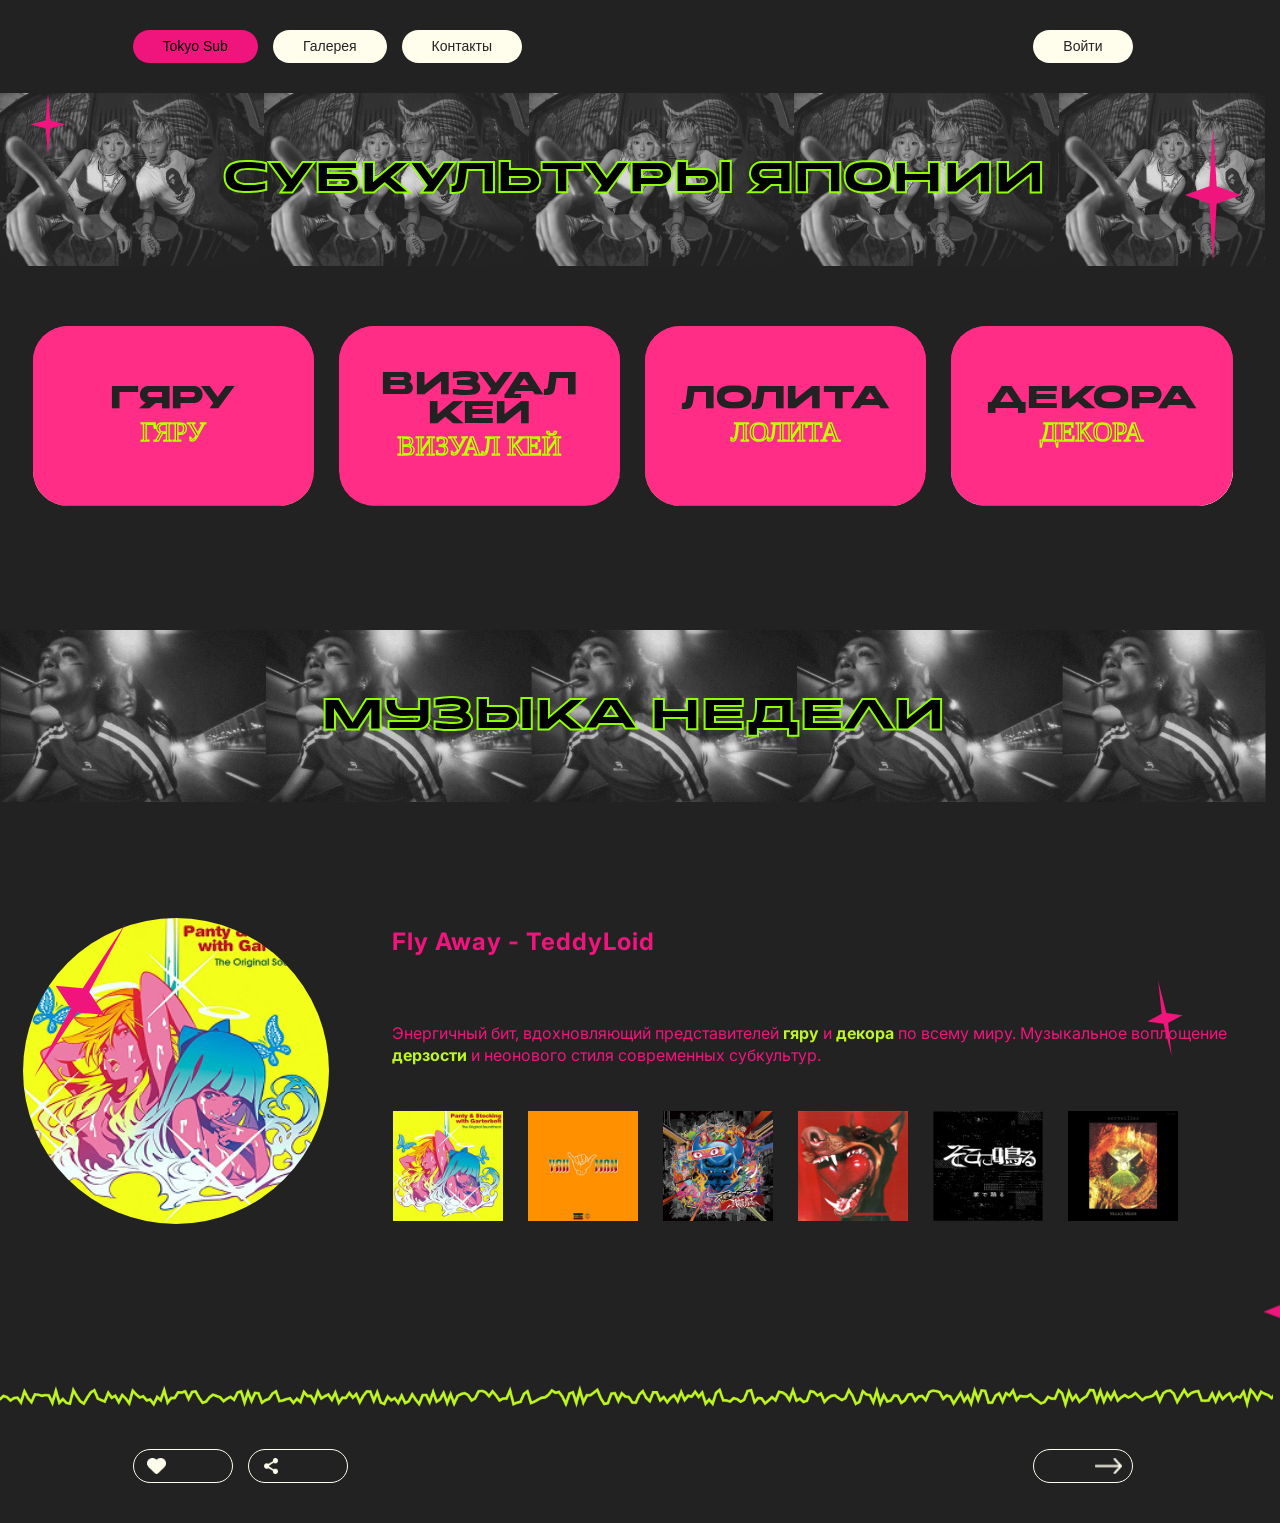
<file: index.html>
<!DOCTYPE html>
<html lang="ru">
<head>
    <link rel="stylesheet" href="style.css">
    <link rel="stylesheet" href="styles.css">
    <link rel="stylesheet" href="cards.css">
    <link rel="stylesheet" href="animation.css">
    <meta charset="UTF-8">
    <meta name="viewport" content="width=device-width, initial-scale=1.0">
    <title>Субкультура японии</title>
    <link rel="preconnect" href="https://fonts.googleapis.com">
    <link rel="preconnect" href="https://fonts.gstatic.com" crossorigin>
    <link href="https://fonts.googleapis.com/css2?family=Inter:ital,opsz,wght@0,14..32,100..900;1,14..32,100..900&family=Lora:ital,wght@0,400..700;1,400..700&family=Playfair+Display:ital,wght@0,400..900;1,400..900&family=Raleway:ital,wght@0,100..900;1,100..900&display=swap" rel="stylesheet">
</head>
<body>

    <div class="star-container">
        <div class="Shapes.svg"></div>
        <div class="Shapes-1.svg"></div>
        <div class="Shapes-2.svg"></div>
        <div class="Shapes-3.svg"></div>
        <div class="Shapes-4.svg"></div>
        <div class="Shapes-5.svg"></div>
        <div class="Shapes-6.svg"></div>
        <div class="Shapes-7.svg"></div>
        <div class="Shapes-8.svg"></div>
        <div class="Shapes-9.svg"></div>
    
<header>
<div class="nav-links">
    <a href="index.html" class="nav-btn active">Tokyo Sub</a> 
    <a href="galereyamenu.html" class="nav-btn">Галерея</a>
    <a href="contacts.html" class="nav-btn">Контакты</a>
</div>
        <a href="#" class="nav-btn login">Войти</a>
</header>  

<div class="container">
  <img src="img/main-page.png" class="main-img">
  <div class="center-text">СУБКУЛЬТУРЫ ЯПОНИИ</div>
</div>

<div class="cards-wrapper">

<a href="index2.html" class="card">
    <div class="card-top">
        <span class="text-top">ГЯРУ</span>
        <span class="text-bottom">ГЯРУ</span>
    </div>

    <div class="card-image">
        <img src="image 80.png" alt="">
    </div>

    <div class="card-bottom">
        Протест стандартам красоты
    </div>
</a>


<a href="visualkey2.html" class="card">
    <div class="card-top">
        <span class="text-top">ВИЗУАЛ КЕЙ</span>
        <span class="text-bottom">ВИЗУАЛ КЕЙ</span>
    </div>

    <div class="card-image">
        <img src="image 75.png" alt="">
    </div>

    <div class="card-bottom">
        Андрогинный стиль и рок-эстетика
    </div>
</a>


<a href="lolita2.html" class="card">
    <div class="card-top">
        <span class="text-top">ЛОЛИТА</span>
        <span class="text-bottom">ЛОЛИТА</span>
    </div>

    <div class="card-image">
        <img src="image 81.png" alt="">
    </div>

    <div class="card-bottom">
        Викторианская и кукольная эстетика 
    </div>
</a>


<a href="decora2.html" class="card">
    <div class="card-top">
        <span class="text-top">ДЕКОРА</span>
        <span class="text-bottom">ДЕКОРА</span>
    </div>

    <div class="card-image">
        <img src="1111.jpg" alt="">
    </div>

    <div class="card-bottom">
        Максимум аксессуаров и цвета
    </div>
</a>

</div>

<div class="content-section">
  <div class="transition-photo">
    <img src="image 95.jpg" alt="Atmospheric subculture photo" class="wide-photo">
    <div class="photo-text">Музыка недели</div>
  </div>
</div>

    <div class="album-widget-container">
        <div class="frame-216">
            <div class="main-display">
                <img src="Rectangle 55.jpg" id="targetImg">
            </div>
            <div class="info-side">
                <div class="neon-plate">
                <p class="title-anim" id="targetTitle">Fly Away - TeddyLoid</p>
                </div>
                <div class="neon-plate">
                    <p class="desc-anim" id="targetDesc">
                        Энергичный бит, вдохновляющий представителей <b>гяру</b> и <b>декора</b> по всему миру. Музыкальное воплощение <b>дерзости</b> и неонового стиля современных субкультур.
                    </p>
                    
                </div>
                <div class="variants-list">
                <img src="Rectangle 55.jpg" class="variant-item active" onclick="smartSwitch(0, this)">
                <img src="Rectangle 294.jpg" class="variant-item" onclick="smartSwitch(1, this)">
                <img src="Rectangle 298.jpg" class="variant-item" onclick="smartSwitch(2, this)">
                <img src="Rectangle 297.jpg" class="variant-item" onclick="smartSwitch(3, this)">
                <img src="Rectangle 296.jpg" class="variant-item" onclick="smartSwitch(4, this)">
                <img src="Rectangle 295.jpg" class="variant-item" onclick="smartSwitch(5, this)">
                </div>
            </div>
        </div>
    </div>
</div>
<script src="script.js"></script>


<div class="stars-layers">

    <img src="pinkstar_Index/pinkstar1.svg" class="st s1" alt="star">
    <img src="pinkstar_Index/pinkstar2.svg" class="st s2" alt="star">
    <img src="pinkstar_Index/pinkstar3.svg" class="st s3" alt="star">
    <img src="pinkstar_Index/pinkstar4.svg" class="st s4" alt="star">
    <img src="pinkstar_Index/pinkstar5.svg" class="st s5" alt="star">
    <img src="pinkstar_Index/pinkstar6.svg" class="st s6" alt="star">
    <img src="pinkstar_Index/pinkstar7.svg" class="st s7" alt="star">
    <img src="pinkstar_Index/pinkstar8.svg" class="st s8" alt="star">
    <img src="pinkstar_Index/pinkstar9.svg" class="st s9" alt="star">
    <img src="pinkstar_Index/pinkstar10.svg" class="st s10" alt="star">
</div>
</body>

  
   
   <footer class="main-footer">
    <img src="images/line-green.png" class="footer-wave" alt="line">
    <div class="footer-row">
        <div class="footer-group">
            <button class="footer-circle-btn heart-btn align-left">
                <span class="icon-wrap">
                    <img src="images/heart.png" alt="heart" class="icon-base">
                    <img src="images/heart-pink.png" alt="heart" class="icon-active">
                </span>
            </button>
            
            <button class="footer-circle-btn share-btn align-left">
                <span class="icon-wrap">
                    <img src="images/share.png" alt="share" class="icon-base">
        
                    <div class="mini-icons-box">
                        <img src="images/icon1.png" alt="tg" class="mini-icon">
                        <img src="images/icon2.png" alt="email" class="mini-icon"> 
                    </div>
                </span>
            </button>
        </div>
        

            
            <a href="index2.html" class="footer-circle-btn arrow-btn align-right">
                <span class="icon-wrap">
                    <img src="images/arrow-right.png" alt="next" class="icon-base">
                    <img src="images/arrow-right-green.png" alt="next" class="icon-active">
                </span>
            </a>
        </div>
    </div>
</footer>
<script>
    const toggleButtons = document.querySelectorAll('.heart-btn, .share-btn');

    toggleButtons.forEach(btn => {
        btn.addEventListener('click', function() {
            this.classList.toggle('active');
        });
    });
</script>
   </html>
</file>
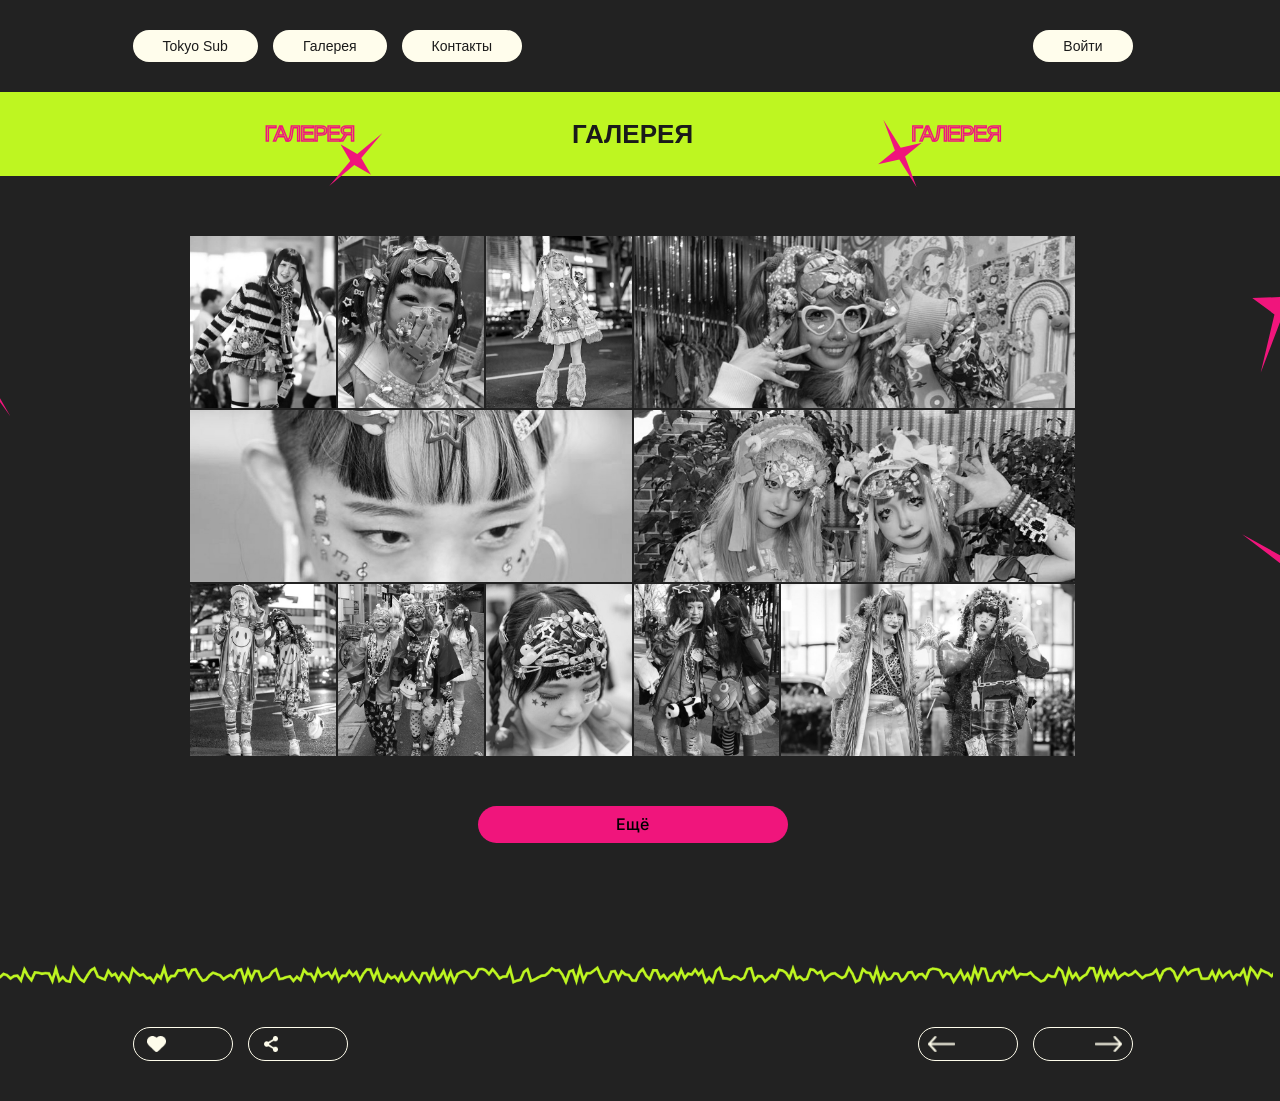
<file: decora.html>
<!DOCTYPE html>
<html lang="en">
<head>
    <link rel="stylesheet" href="decora.css">
    <meta charset="UTF-8">
    <meta name="viewport" content="width=device-width, initial-scale=1.0">
    <link rel="preconnect" href="https://fonts.googleapis.com">
    <link rel="preconnect" href="https://fonts.gstatic.com" crossorigin>
    <link href="https://fonts.googleapis.com/css2?family=Inter:ital,opsz,wght@0,14..32,100..900;1,14..32,100..900&family=Lora:ital,wght@0,400..700;1,400..700&family=Playfair+Display:ital,wght@0,400..900;1,400..900&family=Raleway:ital,wght@0,100..900;1,100..900&display=swap" rel="stylesheet">
    <title>Document</title>
</head>
<body>

<header>
        <div class="nav-links">
            <a href="index.html" class="nav-btn">Tokyo Sub</a>
            <a href="galereyamenu.html" class="nav-btn">Галерея</a>
            <a href="contacts.html" class="nav-btn">Контакты</a>
        </div>
        <a href="#" class="nav-btn login">Войти</a>
    </header> 
<div class="header-banner">
    <div class="banner-content">
        <span class="small-text">ГАЛЕРЕЯ</span>
        <h1 class="main-title">ГАЛЕРЕЯ</h1>
        <span class="small-text">ГАЛЕРЕЯ</span>
    </div>
</div>
    <main>

  <div class="gallery-container">
        <div class="gallery-item item-1">
            <img src="photo_gyaru/D_1.jpg" alt="Фото 1">
        </div>
        
        <div class="gallery-item item-2">
            <img src="photo_gyaru/D_2.jpg" alt="Фото 2">
        </div>

        <div class="gallery-item item-3">
            <img src="photo_gyaru/D_3.jpg" alt="Фото 3">
        </div>

        <div class="gallery-item item-4">
            <img src="photo_gyaru/D_4.jpg" alt="Фото 4">
        </div>
        
        <div class="gallery-item item-5">
            <img src="photo_gyaru/D_5.jpg" alt="Фото 5">
        </div>

        <div class="gallery-item item-6">
            <img src="photo_gyaru/D_6.jpg" alt="Фото 6">
        </div>

        <div class="gallery-item item-7">
            <img src="photo_gyaru/D_7.jpg" alt="Фото 7">
        </div>

        <div class="gallery-item item-8">
            <img src="photo_gyaru/D_8.jpg" alt="Фото 8">
        </div>

        <div class="gallery-item item-9">
            <img src="photo_gyaru/D_9.jpg" alt="Фото 9">
        </div>
        
        <div class="gallery-item item-10">
            <img src="photo_gyaru/D_10.jpg" alt="Фото 10">
        </div>

        <div class="gallery-item item-11">
            <img src="photo_gyaru/D_11.jpg" alt="Фото 11">
        </div>


        </div>
        </div> 

<div class="more-btn-wrapper">
    <a href="youtube.html" class="more-btn">Ещё</a>
</div>
    </main>

<div class="stars-layer">
    <img src="star/starsubgyaru1.svg" class="st s1" alt="star">
    <img src="star/starsubgyaru2.svg" class="st s2" alt="star">
    <img src="star/starsubgyaru3.svg" class="st s3" alt="star">
    <img src="star/starsubgyaru4.svg" class="st s4" alt="star">
    <img src="star/starsubgyaru5.svg" class="st s5" alt="star">
    <img src="star/starsubgyaru6.svg" class="st s6" alt="star">
    <img src="star/starsubgyaru7.svg" class="st s7" alt="star">
    <img src="star/starsubgyaru8.svg" class="st s8" alt="star">

</div>

    </div>
</body>
<footer class="main-footer">
    <img src="images/line-green.png" class="footer-wave" alt="line">
    <div class="footer-row">
        <div class="footer-group">
            <button class="footer-circle-btn heart-btn align-left">
                <span class="icon-wrap">
                    <img src="images/heart.png" alt="heart" class="icon-base">
                    <img src="images/heart-pink.png" alt="heart" class="icon-active">
                </span>
            </button>
            
            <button class="footer-circle-btn share-btn align-left">
                <span class="icon-wrap">
                    <img src="images/share.png" alt="share" class="icon-base">
        
                    <div class="mini-icons-box">
                        <img src="images/icon1.png" alt="tg" class="mini-icon">
                        <img src="images/icon2.png" alt="email" class="mini-icon"> 
                    </div>
                </span>
            </button>
        </div>
        
        <div class="footer-group">
            <a href="lolita.html" class="footer-circle-btn arrow-btn align-left">
                <span class="icon-wrap">
                    <img src="images/arrow-left.png" alt="prev" class="icon-base">
                    <img src="images/arrow-left-green.png" alt="prev" class="icon-active">
                </span>
            </button>
            
            <a href="contacts.html" class="footer-circle-btn arrow-btn align-right">
                <span class="icon-wrap">
                    <img src="images/arrow-right.png" alt="next" class="icon-base">
                    <img src="images/arrow-right-green.png" alt="next" class="icon-active">
                </span>
            </a>
        </div>
    </div>
</footer>
<script>
    const toggleButtons = document.querySelectorAll('.heart-btn, .share-btn');

    toggleButtons.forEach(btn => {
        btn.addEventListener('click', function() {
            this.classList.toggle('active');
        });
    });
</script>
</body>


</html>
</file>
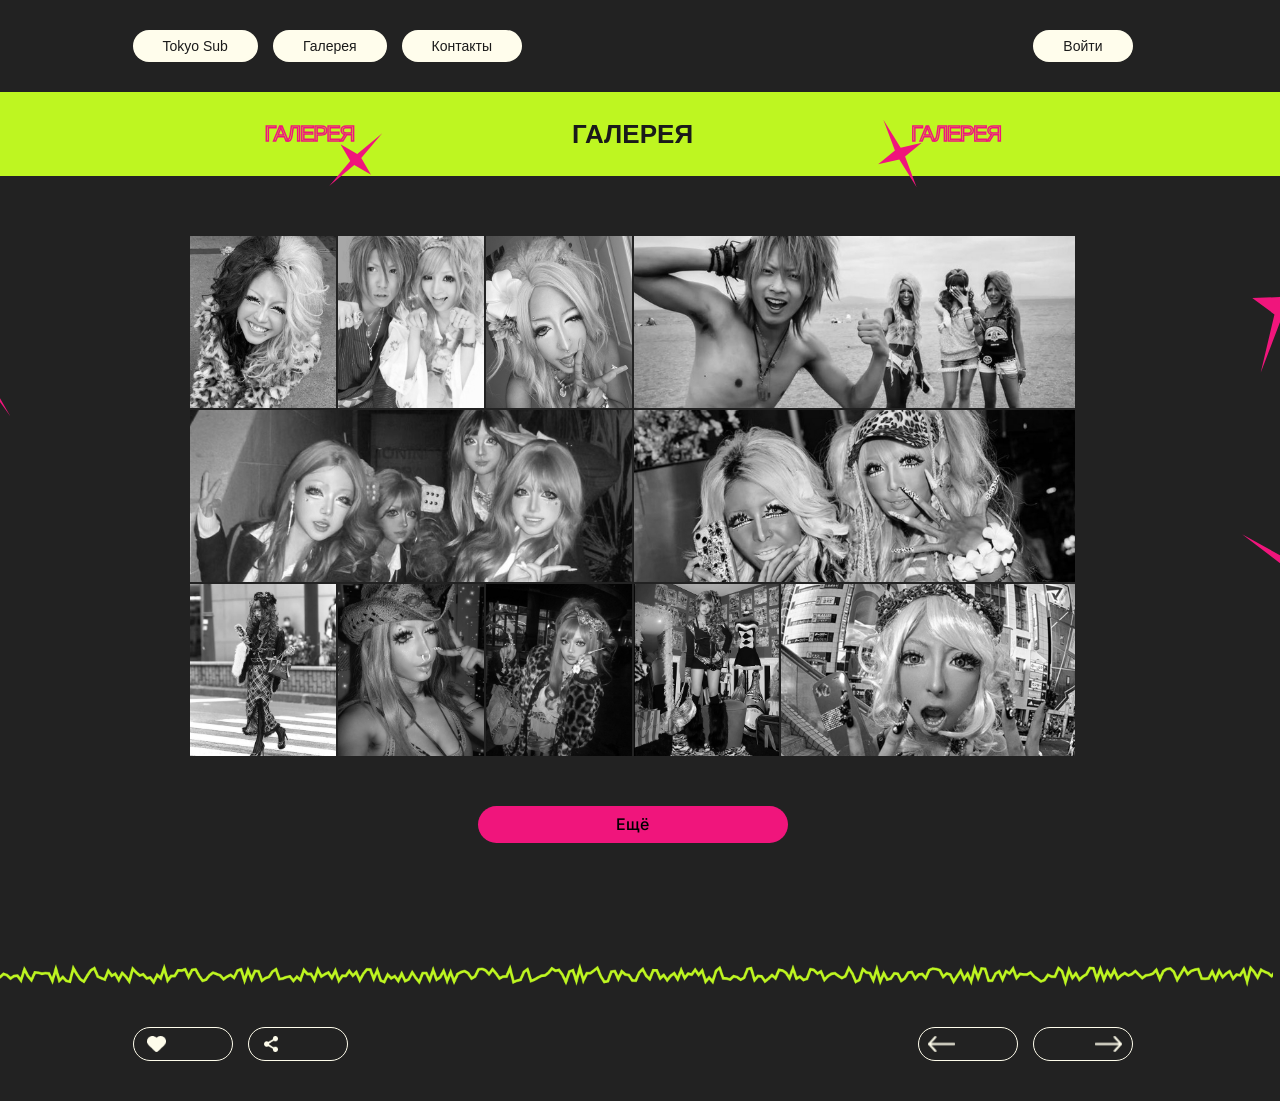
<file: gyaru.html>
<!DOCTYPE html>
<html lang="en">
<head>
    <link rel="stylesheet" href="photo_gyaru.css">
    <meta charset="UTF-8">
    <meta name="viewport" content="width=device-width, initial-scale=1.0">
    <link rel="preconnect" href="https://fonts.googleapis.com">
    <link rel="preconnect" href="https://fonts.gstatic.com" crossorigin>
    <link href="https://fonts.googleapis.com/css2?family=Inter:ital,opsz,wght@0,14..32,100..900;1,14..32,100..900&family=Lora:ital,wght@0,400..700;1,400..700&family=Playfair+Display:ital,wght@0,400..900;1,400..900&family=Raleway:ital,wght@0,100..900;1,100..900&display=swap" rel="stylesheet">
    <title>Document</title>
</head>
<body>

<header>
        <div class="nav-links">
            <a href="index.html" class="nav-btn">Tokyo Sub</a>
            <a href="galereyamenu.html" class="nav-btn">Галерея</a>
            <a href="contacts.html" class="nav-btn">Контакты</a>
        </div>
        <a href="#" class="nav-btn login">Войти</a>
    </header> 
<div class="header-banner">
    <div class="banner-content">
        <span class="small-text">ГАЛЕРЕЯ</span>
        <h1 class="main-title">ГАЛЕРЕЯ</h1>
        <span class="small-text">ГАЛЕРЕЯ</span>
    </div>
</div>
    <main>

  <div class="gallery-container">
        <div class="gallery-item item-1">
            <img src="photo_gyaru/1.jpg" alt="Фото 1">
        </div>
        
        <div class="gallery-item item-2">
            <img src="photo_gyaru/2.jpg" alt="Фото 2">
        </div>

        <div class="gallery-item item-3">
            <img src="photo_gyaru/3.jpg" alt="Фото 3">
        </div>

        <div class="gallery-item item-4">
            <img src="photo_gyaru/4.jpg" alt="Фото 4">
        </div>
        
        <div class="gallery-item item-5">
            <img src="photo_gyaru/5.jpg" alt="Фото 5">
        </div>

        <div class="gallery-item item-6">
            <img src="photo_gyaru/6.jpg" alt="Фото 6">
        </div>

        <div class="gallery-item item-7">
            <img src="photo_gyaru/7.jpg" alt="Фото 7">
        </div>

        <div class="gallery-item item-8">
            <img src="photo_gyaru/8.jpg" alt="Фото 8">
        </div>

        <div class="gallery-item item-9">
            <img src="photo_gyaru/9.jpg" alt="Фото 9">
        </div>
        
        <div class="gallery-item item-10">
            <img src="photo_gyaru/10.jpg" alt="Фото 10">
        </div>

        <div class="gallery-item item-11">
            <img src="photo_gyaru/11.jpg" alt="Фото 11">
        </div>
        </div>
        </div> 
<div class="more-btn-wrapper">
    <a href="youtube.html" class="more-btn">Ещё</a>
</div>
</a>
</div>
    </main>
<div class="stars-layer">
    <img src="star/starsubgyaru1.svg" class="st s1" alt="star">
    <img src="star/starsubgyaru2.svg" class="st s2" alt="star">
    <img src="star/starsubgyaru3.svg" class="st s3" alt="star">
    <img src="star/starsubgyaru4.svg" class="st s4" alt="star">
    <img src="star/starsubgyaru5.svg" class="st s5" alt="star">
    <img src="star/starsubgyaru6.svg" class="st s6" alt="star">
    <img src="star/starsubgyaru7.svg" class="st s7" alt="star">
    <img src="star/starsubgyaru8.svg" class="st s8" alt="star">

</div>

    </div>
</body>
<footer class="main-footer">
    <img src="images/line-green.png" class="footer-wave" alt="line">
    <div class="footer-row">
        <div class="footer-group">
            <button class="footer-circle-btn heart-btn align-left">
                <span class="icon-wrap">
                    <img src="images/heart.png" alt="heart" class="icon-base">
                    <img src="images/heart-pink.png" alt="heart" class="icon-active">
                </span>
            </button>
            
            <button class="footer-circle-btn share-btn align-left">
                <span class="icon-wrap">
                    <img src="images/share.png" alt="share" class="icon-base">
        
                    <div class="mini-icons-box">
                        <img src="images/icon1.png" alt="tg" class="mini-icon">
                        <img src="images/icon2.png" alt="email" class="mini-icon"> 
                    </div>
                </span>
            </button>
        </div>
        
        <div class="footer-group">
            <a href="galereyamenu.html" class="footer-circle-btn arrow-btn align-left">
                <span class="icon-wrap">
                    <img src="images/arrow-left.png" alt="prev" class="icon-base">
                    <img src="images/arrow-left-green.png" alt="prev" class="icon-active">
                </span>
            </button>
            
            <a href="visualkey.html" class="footer-circle-btn arrow-btn align-right">
                <span class="icon-wrap">
                    <img src="images/arrow-right.png" alt="next" class="icon-base">
                    <img src="images/arrow-right-green.png" alt="next" class="icon-active">
                </span>
            </a>
        </div>
    </div>
</footer>
<script>
    const toggleButtons = document.querySelectorAll('.heart-btn, .share-btn');

    toggleButtons.forEach(btn => {
        btn.addEventListener('click', function() {
            this.classList.toggle('active');
        });
    });
</script>
</body>


</html>
</file>
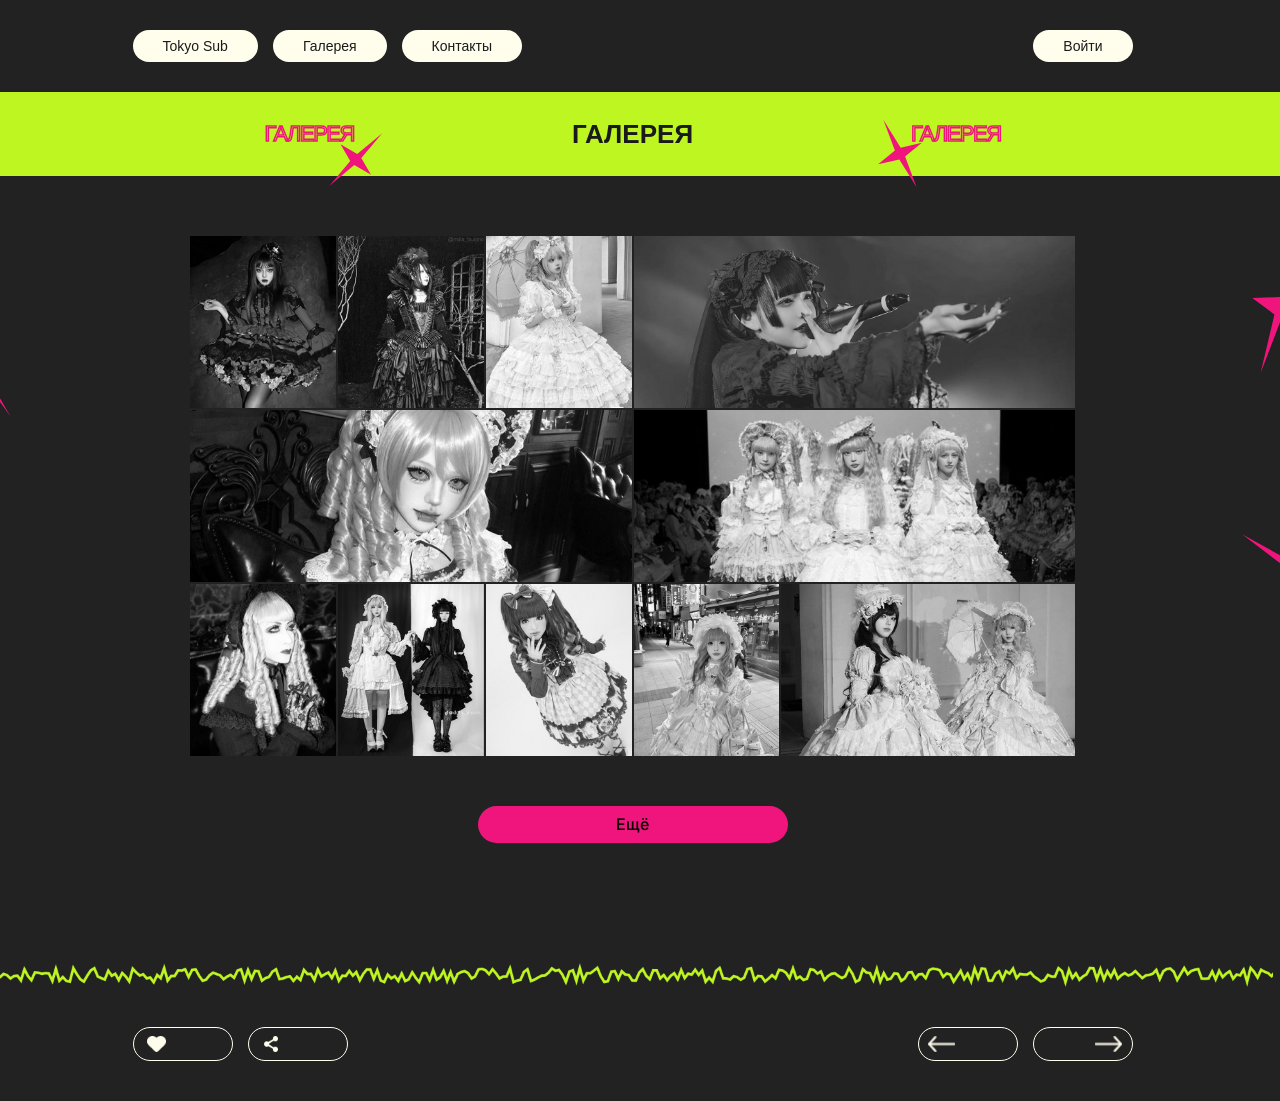
<file: lolita.html>
<!DOCTYPE html>
<html lang="en">
<head>
    <link rel="stylesheet" href="lolita.css">
    <meta charset="UTF-8">
    <meta name="viewport" content="width=device-width, initial-scale=1.0">
    <link rel="preconnect" href="https://fonts.googleapis.com">
    <link rel="preconnect" href="https://fonts.gstatic.com" crossorigin>
    <link href="https://fonts.googleapis.com/css2?family=Inter:ital,opsz,wght@0,14..32,100..900;1,14..32,100..900&family=Lora:ital,wght@0,400..700;1,400..700&family=Playfair+Display:ital,wght@0,400..900;1,400..900&family=Raleway:ital,wght@0,100..900;1,100..900&display=swap" rel="stylesheet">
    <title>Document</title>
</head>
<body>

<header>
        <div class="nav-links">
            <a href="index.html" class="nav-btn">Tokyo Sub</a>
            <a href="galereyamenu.html" class="nav-btn ">Галерея</a>
            <a href="contacts.html" class="nav-btn">Контакты</a>
        </div>
        <a href="#" class="nav-btn login">Войти</a>
    </header> 
<div class="header-banner">
    <div class="banner-content">
        <span class="small-text">ГАЛЕРЕЯ</span>
        <h1 class="main-title">ГАЛЕРЕЯ</h1>
        <span class="small-text">ГАЛЕРЕЯ</span>
    </div>
</div>
    <main>

  <div class="gallery-container">
        <div class="gallery-item item-1">
            <img src="photo_gyaru/lol_1.jpg" alt="Фото 1">
        </div>
        
        <div class="gallery-item item-2">
            <img src="photo_gyaru/lol_2.jpg" alt="Фото 2">
        </div>

        <div class="gallery-item item-3">
            <img src="photo_gyaru/lol_3.jpg" alt="Фото 3">
        </div>

        <div class="gallery-item item-4">
            <img src="photo_gyaru/lol_4.jpg" alt="Фото 4">
        </div>
        
        <div class="gallery-item item-5">
            <img src="photo_gyaru/lol_5.jpg" alt="Фото 5">
        </div>

        <div class="gallery-item item-6">
            <img src="photo_gyaru/lol_6.jpg" alt="Фото 6">
        </div>

        <div class="gallery-item item-7">
            <img src="photo_gyaru/lol_7.jpg" alt="Фото 7">
        </div>

        <div class="gallery-item item-8">
            <img src="photo_gyaru/lol_8.jpg" alt="Фото 8">
        </div>

        <div class="gallery-item item-9">
            <img src="photo_gyaru/lol_9.jpg" alt="Фото 9">
        </div>
        
        <div class="gallery-item item-10">
            <img src="photo_gyaru/lol_10.jpg" alt="Фото 10">
        </div>

        <div class="gallery-item item-11">
            <img src="photo_gyaru/lol_11.jpg" alt="Фото 11">
        </div>


        </div>
        </div> 

<div class="more-btn-wrapper">
    <a href="youtube.html" class="more-btn">Ещё</a>
</div>
    </main>

<div class="stars-layer">
    <img src="star/starsubgyaru1.svg" class="st s1" alt="star">
    <img src="star/starsubgyaru2.svg" class="st s2" alt="star">
    <img src="star/starsubgyaru3.svg" class="st s3" alt="star">
    <img src="star/starsubgyaru4.svg" class="st s4" alt="star">
    <img src="star/starsubgyaru5.svg" class="st s5" alt="star">
    <img src="star/starsubgyaru6.svg" class="st s6" alt="star">
    <img src="star/starsubgyaru7.svg" class="st s7" alt="star">
    <img src="star/starsubgyaru8.svg" class="st s8" alt="star">

</div>

    </div>
</body>
<footer class="main-footer">
    <img src="images/line-green.png" class="footer-wave" alt="line">
    <div class="footer-row">
        <div class="footer-group">
            <button class="footer-circle-btn heart-btn align-left">
                <span class="icon-wrap">
                    <img src="images/heart.png" alt="heart" class="icon-base">
                    <img src="images/heart-pink.png" alt="heart" class="icon-active">
                </span>
            </button>
            
            <button class="footer-circle-btn share-btn align-left">
                <span class="icon-wrap">
                    <img src="images/share.png" alt="share" class="icon-base">
        
                    <div class="mini-icons-box">
                        <img src="images/icon1.png" alt="tg" class="mini-icon">
                        <img src="images/icon2.png" alt="email" class="mini-icon"> 
                    </div>
                </span>
            </button>
        </div>
        
        <div class="footer-group">
            <a href="visualkey.html" class="footer-circle-btn arrow-btn align-left">
                <span class="icon-wrap">
                    <img src="images/arrow-left.png" alt="prev" class="icon-base">
                    <img src="images/arrow-left-green.png" alt="prev" class="icon-active">
                </span>
            </button>
            
            <a href="decora.html" class="footer-circle-btn arrow-btn align-right">
                <span class="icon-wrap">
                    <img src="images/arrow-right.png" alt="next" class="icon-base">
                    <img src="images/arrow-right-green.png" alt="next" class="icon-active">
                </span>
            </a>
        </div>
    </div>
</footer>
<script>
    const toggleButtons = document.querySelectorAll('.heart-btn, .share-btn');

    toggleButtons.forEach(btn => {
        btn.addEventListener('click', function() {
            this.classList.toggle('active');
        });
    });
</script>
</body>


</html>
</file>
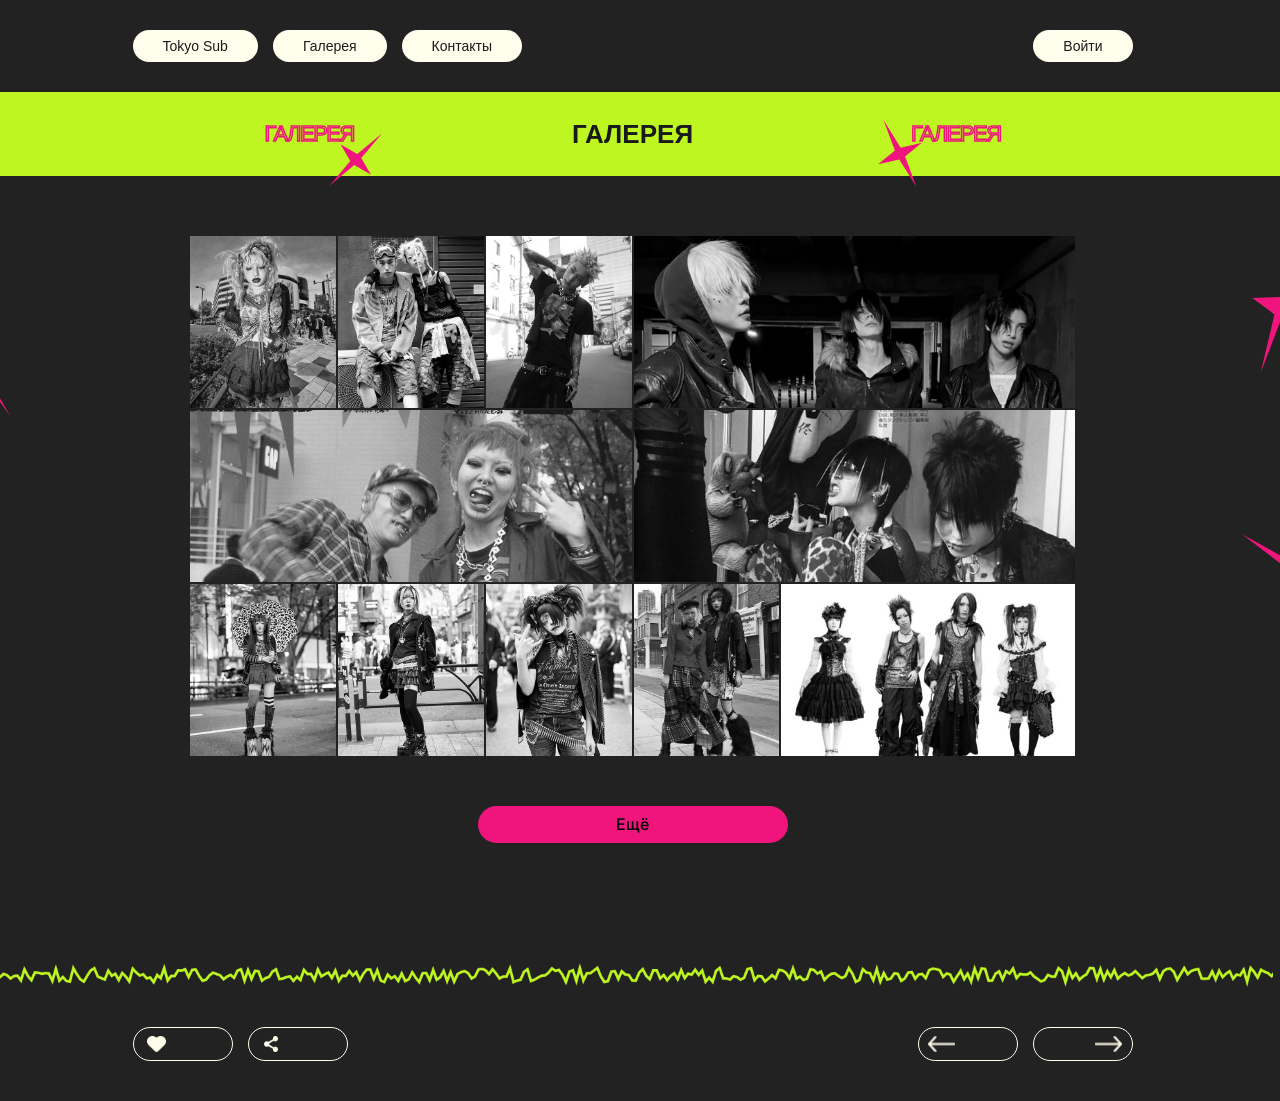
<file: visualkey.html>
<!DOCTYPE html>
<html lang="en">
<head>
    <link rel="stylesheet" href="visualkey.css">
    <meta charset="UTF-8">
    <meta name="viewport" content="width=device-width, initial-scale=1.0">
    <link rel="preconnect" href="https://fonts.googleapis.com">
    <link rel="preconnect" href="https://fonts.gstatic.com" crossorigin>
    <link href="https://fonts.googleapis.com/css2?family=Inter:ital,opsz,wght@0,14..32,100..900;1,14..32,100..900&family=Lora:ital,wght@0,400..700;1,400..700&family=Playfair+Display:ital,wght@0,400..900;1,400..900&family=Raleway:ital,wght@0,100..900;1,100..900&display=swap" rel="stylesheet">
    <title>Document</title>
</head>
<body>

<header>
        <div class="nav-links">
            <a href="index.html" class="nav-btn">Tokyo Sub</a>
            <a href="galereyamenu.html" class="nav-btn">Галерея</a>
            <a href="contacts.html" class="nav-btn">Контакты</a>
        </div>
        <a href="#" class="nav-btn login">Войти</a>
    </header> 
<div class="header-banner">
    <div class="banner-content">
        <span class="small-text">ГАЛЕРЕЯ</span>
        <h1 class="main-title">ГАЛЕРЕЯ</h1>
        <span class="small-text">ГАЛЕРЕЯ</span>
    </div>
</div>
    <main>

  <div class="gallery-container">
        <div class="gallery-item item-1">
            <img src="photo_gyaru/VK_1.jpg" alt="Фото 1">
        </div>
        
        <div class="gallery-item item-2">
            <img src="photo_gyaru/VK_2.jpg" alt="Фото 2">
        </div>

        <div class="gallery-item item-3">
            <img src="photo_gyaru/VK_3.jpg" alt="Фото 3">
        </div>

        <div class="gallery-item item-4">
            <img src="photo_gyaru/VK_4.jpg" alt="Фото 4">
        </div>
        
        <div class="gallery-item item-5">
            <img src="photo_gyaru/VK_5.jpg" alt="Фото 5">
        </div>

        <div class="gallery-item item-6">
            <img src="photo_gyaru/VK_6.jpg" alt="Фото 6">
        </div>

        <div class="gallery-item item-7">
            <img src="photo_gyaru/VK_7.jpg" alt="Фото 7">
        </div>

        <div class="gallery-item item-8">
            <img src="photo_gyaru/VK_8.jpg" alt="Фото 8">
        </div>

        <div class="gallery-item item-9">
            <img src="photo_gyaru/VK_9.jpg" alt="Фото 9">
        </div>
        
        <div class="gallery-item item-10">
            <img src="photo_gyaru/VK_10.jpg" alt="Фото 10">
        </div>

        <div class="gallery-item item-11">
            <img src="photo_gyaru/VK_11.jpg" alt="Фото 11">
        </div>


        </div>
        </div> 

<div class="more-btn-wrapper">
    <a href="youtube.html" class="more-btn">Ещё</a>
</div>
    </main>

<div class="stars-layer">
    <img src="star/starsubgyaru1.svg" class="st s1" alt="star">
    <img src="star/starsubgyaru2.svg" class="st s2" alt="star">
    <img src="star/starsubgyaru3.svg" class="st s3" alt="star">
    <img src="star/starsubgyaru4.svg" class="st s4" alt="star">
    <img src="star/starsubgyaru5.svg" class="st s5" alt="star">
    <img src="star/starsubgyaru6.svg" class="st s6" alt="star">
    <img src="star/starsubgyaru7.svg" class="st s7" alt="star">
    <img src="star/starsubgyaru8.svg" class="st s8" alt="star">

</div>

    </div>
</body>
<footer class="main-footer">
    <img src="images/line-green.png" class="footer-wave" alt="line">
    <div class="footer-row">
        <div class="footer-group">
            <button class="footer-circle-btn heart-btn align-left">
                <span class="icon-wrap">
                    <img src="images/heart.png" alt="heart" class="icon-base">
                    <img src="images/heart-pink.png" alt="heart" class="icon-active">
                </span>
            </button>
            
            <button class="footer-circle-btn share-btn align-left">
                <span class="icon-wrap">
                    <img src="images/share.png" alt="share" class="icon-base">
        
                    <div class="mini-icons-box">
                        <img src="images/icon1.png" alt="tg" class="mini-icon">
                        <img src="images/icon2.png" alt="email" class="mini-icon"> 
                    </div>
                </span>
            </button>
        </div>
        
        <div class="footer-group">
             <a href="gyaru.html" class="footer-circle-btn arrow-btn align-left"> 
                <span class="icon-wrap">
                    <img src="images/arrow-left.png" alt="prev" class="icon-base">
                    <img src="images/arrow-left-green.png" alt="prev" class="icon-active">
                </span>
            </button>
            
            <a href="lolita.html" class="footer-circle-btn arrow-btn align-right">
                <span class="icon-wrap">
                    <img src="images/arrow-right.png" alt="next" class="icon-base">
                    <img src="images/arrow-right-green.png" alt="next" class="icon-active">
                </span>
            </a>
        </div>
    </div>
</footer>
<script>
    const toggleButtons = document.querySelectorAll('.heart-btn, .share-btn');

    toggleButtons.forEach(btn => {
        btn.addEventListener('click', function() {
            this.classList.toggle('active');
        });
    });
</script>
</body>


</html>
</file>
<file: style.css>
@font-face {
  font-family: 'Onder';
  src: url('fonts/ONDER-REGULAR.TTF') format('truetype');
}

.nav-btn.active {
    background-color: rgb(240, 21, 124); 
    color: rgb(0, 0, 0); 
}

/* Контейнер для картинки */
.container {
    text-align: center;     
}
/* фото главная страница*/
.main-img {
filter: brightness(1) contrast(1) grayscale(10%);
mix-blend-mode: exclusion;
width: 100%;
max-width: 100%;
height: auto;
display: block;
margin: 0 auto;
}
.container {
position: relative;
text-align: center;
}

.center-text {
position: absolute;
top: 50%;
left: 50%;
transform: translate(-50%, -50%);
font-family: 'Onder', sans-serif;
font-size: clamp(10px, 2.0vw, 36px) !important;
color: black;
-webkit-text-stroke: 2px #8FFF00;
text-align: center;
width: 80%;
white-space: nowrap !important;
}

/*подвал*/
.nav-btn.active {
background-color: rgb(240, 21, 124); 
color: rgb(0, 0, 0); 
}
/*подвал*/
.main-footer {
margin-top: 50px;
padding-bottom: 50px;
padding-top: 100px;    
padding-bottom: 40px; 
}
.footer-wave {
display: block;
width: 100vw !important; 
position: relative; 
left: 50%;
transform: translateX(-50%); 
margin-left: 0 !important;
margin-right: 0 !important;
margin-top: 0;
margin-bottom: 40px;
max-width: none !important;
min-width: 100vw;
height: auto;
object-fit: cover;
}
.footer-row {
width: 100%;
max-width: 1000px; 
margin: 0 auto;
display: flex;
justify-content: space-between; 
align-items: center;
padding: 0 10px;
}
.footer-group {
display: flex;
gap: 15px; 
}
/*стили кнопок*/
.footer-circle-btn {
background: transparent;
border: 1.5px solid var(--light-btn);
border-radius: 50px;
height: 34px;
width: 100px;
cursor: pointer;
display: flex;
align-items: center;
transition: all 0.2s ease;
position: relative;
padding: 0 15px;
box-sizing: border-box;
}
.align-left { justify-content: flex-start; }
.align-right { justify-content: flex-end; }
.icon-wrap {
display: flex;
align-items: center;
justify-content: center;
width: 16px;
height: 16px;
position: relative;
}
.footer-circle-btn img {
height: 16px;
width: auto;
transition: opacity 0.2s ease;
}
/*иконки*/
.icon-base { opacity: 1; }
.icon-active { 
opacity: 0; 
position: absolute; 
left: 50%;
top: 50%;
transform: translate(-50%, -50%);
}
.heart-btn.active { border-color: var(--pink); }
.share-btn.active { border-color: var(--neon-green); }
.heart-btn.active .icon-base, 
.share-btn.active .icon-base { opacity: 0; }
.heart-btn.active .icon-active { opacity: 1; }
/*стрелочки при наведении*/
.arrow-btn:hover { border-color: var(--neon-green); }
.arrow-btn:hover .icon-base { opacity: 0; }
.arrow-btn:hover .icon-active { opacity: 1; }
/*поделиться*/
.share-btn .icon-wrap {
    width: 100%;
    height: 100%;
    display: flex;
    align-items: center;
    position: relative;
}
.share-btn .icon-base {
    position: absolute;
    left: 0;
    opacity: 1;
    transition: opacity 0.2s;
}
/*контейнер для зеленых иконок*/
.share-btn .mini-icons-box {
    display: flex;
    justify-content: space-evenly;
    align-items: center;
    position: absolute;
    top: 0;
    left: 0;
    width: 100%;
    height: 100%;
    opacity: 0;
    transition: opacity 0.2s;
    pointer-events: none;
}
/*анимка клик*/
.share-btn.active .icon-base {
    opacity: 0 !important;
}
.share-btn.active .mini-icons-box {
    opacity: 1;
    pointer-events: auto;
}
/*мелкие иконки внутри*/
.mini-icon {
    height: 16px !important;
    width: auto !important;
    position: relative !important;
    margin: 0 !important;
    transform: none !important;
}

@media (max-width: 768px) {
    .main-footer{
        margin-top: 0;
    }
    .footer-wave {
        width: calc(100% + 50%) !important;
        margin-left: -15px !important;
        margin-right: -15px !important;
        max-width: none !important;
    }
    @media screen {
    .footer-row {
        max-width: 1000px; 
    }
}
.main-footer {
    margin-top: 50px;
    padding: 40px 0px;
    width: 100%;
}
    .footer-group {
        display: flex !important;
        gap: 10px !important;
        width: auto !important;
    }
    .footer-circle-btn {
        width: 75px !important;
        height: 35px !important;
    }
}
</file>
<file: styles.css>
html {
    scrollbar-gutter: stable;
}
@font-face {
    font-family: 'Dsjapancyr'; 
    src: url('fonts/Dsjapancyr.ttf') format('truetype'); 
    font-weight: normal;
    font-style: normal;
}
@font-face {
    font-family: 'OnderRegular';
    src: url('fonts/ONDER-REGULAR.TTF') format('truetype'); 
    font-weight: normal;
    font-style: normal;
}

/*шапка*/
body{
margin: 0;
background-color: #222222;
font-family: sans-serif;
color: white;
font-size: 14px;
line-height: 1.5;
overflow-x: hidden;
min-height: 100vh;
width: 100%;
position: relative;
padding: 0;
display: block;
}
/* 1. Базовая шапка */
:root {
    --bg-color: rgb(34, 34, 34);
    --neon-green: rgb(190, 246, 33);
    --pink: rgb(240, 21, 124);
    --light-btn: rgb(255, 253, 236);
    --container-width: 1000px; 
}
/* 1. Базовая шапка  */
header {
    display: flex;
    justify-content: space-between;
    align-items: center;
    max-width: 1000px; 
    margin: 0 auto;
    padding: 30px 0;
}

/* Контейнер для левых кнопок */
.nav-links {
    display: flex;
    gap: 15px; 
    flex-direction: row !important;
}

.nav-btn {
    height: 33px; 
    box-sizing: border-box;
    background-color: var(--light-btn);
    color: var(--bg-color);
    text-decoration: none;
    padding: 8px 30px; 
    border-radius: 40px;
    font-size: 14px;
    font-weight: 500;
    display: inline-flex;
    align-items: center;
    justify-content: center;
    white-space: nowrap;
    transition: 0.3s;
    width: auto !important; 
    min-width: 0 !important; 
    flex: none !important; 
}

/* 2. АДАПТАЦИЯ */
@media (max-width: 768px) {
    header {
        padding: 15px 0 !important;
        justify-content: space-between !important; 
    }

    .nav-links {
        gap: 8px !important; 
    }

    .nav-btn {
        padding: 6px 12px !important; 
        font-size: 10px !important; 
        border-radius: 30px !important;
    }
}
@media (max-width: 1024px) {
    header {
        flex-direction: column;
        gap: 20px;
    }
}

:root {
    --bg-color: rgb(34, 34, 34);
    --neon-green: rgb(190, 246, 33);
    --pink: rgb(240, 21, 124);
    --light-btn: rgb(255, 253, 236);
    --container-width: 1000px; /* Фиксируем как в оригинале */
    --container-width: 60%; 
}

.stars-layer, .stars-layers {
    position: absolute;
    top: 0;
    left: 0;
    width: 100%;
    bottom: 0; 
    z-index: 1; 
    pointer-events: none;
    overflow: hidden;
}

/* контейнер звёзд */
.stars-layer {
    position: absolute;
    top: 0;
    left: 0;
    width: 100%;
    height: 100%; 
    z-index: 9999;
    pointer-events: none;
    overflow: hidden;
}

/* основной слой звёзд */
.stars-layers {
    position: absolute;
    top: 0;
    left: 0;
    width: 100%;
    overflow: visible; 
    min-height: 100%; 
    z-index: 99999;
    pointer-events: none;
}

/* звезда (один чистый блок) */
.st {
    position: absolute;
    display: block;
    z-index: 9999;
    pointer-events: none;
    transition: opacity 0.3s ease; 
}

/* позиции звёзд */

/* левая сторона */
.s1 { top: 80px; left: 69%; margin-left: -850px; width: 50px; }
.s2 { top: 170px; left: 68%; margin-left: -950px; width: 100px; }
.s3 { top: 470px; left: 63%; margin-left: -920px; width: 80px; }
.s4 { top: 1300px; left: 66%; margin-left: -900px; width: 50px; }

/* правая сторона */
.s5 { top: 100px; left: 39%; margin-left: 680px; width: 80px; }
.s6 { top: 230px; left: 38%; margin-left: 800px; width: 60px; }
.s7 { top: 960px; left: 30%; margin-left: 750px; width: 70px; }
.s8 { top: 460px; left: 40%; margin-left: 750px; width: 140px; transform: rotate(10deg); }
.s9 { top: 1200px; left: 45%; margin-left: 680px; width: 90px; transform: rotate(180deg); }

/* остальные */
.s10 { top: 870px; left: 30%; margin-left: -400px; width: 200px; }

/* адаптив звёзд */
@media (max-width: 1400px) {
    .st {
        transform: scale(0.7); 
    }
}

header .nav-btn:hover {
    background-color: rgb(240, 21, 124) !important; 
    color: rgb(0, 0, 0) !important;               
    border-color: rgb(240, 21, 124) !important;   
}
</file>
<file: cards.css>
@font-face {
  font-family: 'Onder';
  src: url('fonts/ONDER-REGULAR.TTF') format('truetype');
  font-weight: normal;
  font-style: normal;
}

@font-face {
  font-family: 'DSJapanCyr'; 
  src: url('fonts/Dsjapancyr.ttf') format('truetype');
  font-weight: normal;
  font-style: normal;
}

.cards-wrapper {
  display: grid;
  grid-template-columns: repeat(auto-fit, minmax(280px, 1fr)); 
  max-width: 1200px; 
  margin: 0 auto;   
  gap: 25px;
  padding: 60px 20px;
  position: relative; 
  z-index: 10;
}

/* Карточка */
.card {
  background: #ff2d85;
  border-radius: 35px;
  overflow: hidden;
  text-decoration: none;
  color: white;
  height: 180px; 
  width: 100%;   
  display: flex;
  flex-direction: column;
  position: relative; 
  transition: height .5s cubic-bezier(0.4, 0, 0.2, 1);
}

/* Верх (Розовая плашка) */
.card-top {
  padding: 20px 20px;
  background: #ff2d85;
  z-index: 5;
  position: relative;
  border-bottom-left-radius: 35px;
  border-bottom-right-radius: 35px;
  display: flex;
  flex-direction: column;
  align-items: center;
  justify-content: center;
  text-align: center;
  min-height: 140px; 
}

.text-top {
  font-family: 'Onder', sans-serif;
  color: #222;
  font-size: 1.2rem;
  display: block;
}

.text-bottom {
  display: flex;
  justify-content: center;
  align-items: center;
  position: relative;
  color: #F0157C;
  -webkit-text-stroke: 1.5px #BBFF00;
  font-family: 'Dsjapancyr';
  font-size: 1.7rem;
  display: block;
  line-height: 1;
  margin-top: 5px;
}

/* Картинка */
.card-image {
  flex:  0 auto; 
  height: px;  
  margin-top: -100px; 
  z-index: 1;
}

.card-image img {
  width: 100%;
  height: 100%;
  object-fit: cover;
  object-position: top;
  padding-top: 35px;
}

/* Подпись (Выезжает снизу) */
.card-bottom {
  /* Фикс размера */
  box-sizing: border-box; 
  position: absolute;
  bottom: 0;
  left: 0;
  width: 100%;
  padding: 15px;
  display: flex;
  flex-direction: column; 
  justify-content: center;
  align-items: center;
  text-align: center;
  background: #F0157C;
  font-size: 13px;
  line-height: 1.4;
  font-family: 'Inter', sans-serif;
  color: white; 

  /* Анимация */
  overflow: hidden;
  word-wrap: break-word;
  transform: translateY(100%);
  transition: transform .4s ease;
  z-index: 10;
}

/* Hover (Анимация) */
.card:hover {
  height: 550px; 
}

.card:hover .card-bottom {
  transform: translateY(0); 
}

/* Адаптив */
@media(max-width: 600px) {
  .cards-wrapper {
    grid-template-columns: 1fr;
    justify-items: center;
  }

  .card {
    max-width: 320px;
  }
  
  .card:hover {
    height: 480px;
  }
}
</file>
<file: animation.css>
/* 1. БОЛЬШОЕ ФОТО  */
.wide-photo {
    width: 100vw; 
    height: auto; 
    margin-top: 5vw; 
    margin-bottom: 5vw; 
    display: block;
    object-fit: cover;
    position: relative;
    left: 50%;
    transform: translateX(-50%);
}

.transition-photo {
  position: relative;
}

.wide-photo {
  width: 100%;
  display: block;
}

.photo-text {
  position: absolute;
    top: 50%;
    left: 50%;
    transform: translate(-50%, -50%);
    font-family: 'Onder', sans-serif;
    font-size: clamp(10px, 2.0vw, 36px) !important;
    color: black;
    -webkit-text-stroke: 2px #8FFF00;
    text-align: center;
    width: 80%;
    white-space: nowrap !important;
}

/* 2. КОНТЕЙНЕРЫ */
.content-section {
    width: 100%;
    display: flex;
    flex-direction: column;
    align-items: center;
    padding-bottom: 50px;
}

.album-widget-container {
    display: flex;
    justify-content: center;
    margin-bottom: 60px;
}

.frame-216 {
    width: 1220px;
    height: 307px;
    background-color: #222222;
    display: flex;
    border: 1px solid #222222;
    overflow: hidden;
}

/* 3. ЭЛЕМЕНТЫ ВНУТРИ ВИДЖЕТА */
.main-display {
    width: 306px;
    height: auto;
    display: flex;
    justify-content: center;
    align-items: center;
}
.main-display img {
    width: 306px; 
    aspect-ratio: 1 / 1; 
    border-radius: 50% !important;
    object-fit: cover; 
    object-position: center; 
    transition: transform 0.3s ease;
}

@keyframes spin {
    from { transform: rotate(0deg); }
    to { transform: rotate(360deg); }
}

.main-display img.playing {
animation: spin 5s linear infinite; 
}

#targetImg, #targetTitle, #targetDesc {
transition: opacity 300ms ease-out, transform 300ms ease-out;
opacity: 1;
}

/* Состояние исчезновения  */
.fade-out {
opacity: 0 !important;
transform: scale(0.98); 
}

.info-side {
flex-grow: 1;
gap: 20px;
display: flex;
flex-direction: column;
justify-content: space-between;
}

.neon-plate {
background-color: #222222;
color: #F0157C;
padding: 10px;
display: flex;
align-items: center;
justify-content: left;
min-height: 48px;
}

.title-anim, .desc-anim {
transition: opacity 300ms ease-out;
}

/* 4. МИНИАТЮРЫ (ВАРИАНТЫ) */
.variants-list {
display: flex;
justify-content: center; 
gap: 19px; 
margin-top: 10px;
width: 100%; 
}

.variant-item {
width: 110px;
height: 110px;
cursor: pointer;
object-fit: cover;
border: 3px solid transparent;
transition: transform 200ms ease-out, border-color 200ms ease-out;
}

.variant-item:hover {
    transform: scale(1.05);
}
#targetDesc b {
    color: rgb(190, 246, 33);         
}
#targetImg {
    cursor: pointer;
    transition: filter 0.3s ease, transform 0.2s ease;
}

#targetImg:active {
    transform: scale(0.98); 
}
/* Настройка верхнего блока (заголовок трека) */
#targetTitle {
font-family: 'Inter', sans-serif;
font-size: 24px;
font-weight: 700;
letter-spacing: 1px;
text-align: left;
width: 100%; 
max-width: 500px;
min-height: 60px; 
margin-left: 6%;
padding-left: 0%;
}
/* Настройка нижнего блока (описание) */
#targetDesc {
font-family: 'Inter', sans-serif;
font-size: 16px;
font-weight: 400;
line-height: 1.4;
text-align: left;
padding-left: 6%;
padding-right: 0%;  
}

/* 5. МОБИЛЬНАЯ ВЕРСИЯ */
@media (max-width: 1220px) {
    .frame-216 {
        width: 95%;     
        height: auto;    
        flex-direction: column;
        border: none;
    }

    .main-display {
        width: 100%;    
        height: auto;
    }
    
    .main-display img {
        height: auto;   
    }

    .info-side {
        width: 100%;
        gap: 15px;
        padding: 20px 0;
    }

    .variants-list {
        display: grid;  
        grid-template-columns: repeat(3, 1fr); 
        gap: 10px;
        width: 100%;
    }

    .variant-item {
        width: 100%;     
        height: auto;
        aspect-ratio: 1 / 1; 
    }

    .photo-text {
        white-space: normal !important; 
        width: 90%;
        line-height: 1.2;
    }
}

/* Контейнер фото внутри виджета */
@media (max-width: 1220px) {
    .frame-216 {
    width: 95% !important;
    height: auto !important;
    flex-direction: column !important; 
    align-items: center !important;    
    justify-content: center !important;
    margin: 0 auto !important;        
    padding: 10px 0 !important;
    }

    /* 2. Блок с главным фото */
    .main-display {
     width: 309px !important;
    height: 307px !important;
    display: block !important; 
    margin-left: auto !important; 
    margin-right: auto !important;
    margin-bottom: 5px !important;
    flex-shrink: 0 !important; 
    }

    /* 3. Само фото внутри блока */
    #targetImg {
    width: 309px !important;
    height: 307px !important;
    object-fit: cover;
    }
}
</file>
<file: decora.css>
/*подвал*/
.nav-btn.active {
    background-color: rgb(240, 21, 124); 
    color: rgb(0, 0, 0); 
}
/*подвал*/
.main-footer {
    margin-top: 50px;
    padding-bottom: 50px;
    padding: 40px 0px; 
}
.footer-wave {
    display: block;
    width: 100vw !important; 
    position: relative;
    left: 50%;
    transform: translateX(-50%);
    margin-left: 0 !important;
    margin-right: 0 !important;
    margin-top: 0;
    margin-bottom: 40px;
    max-width: none !important;
    min-width: 100vw;
    height: auto;
    object-fit: cover;
}
.footer-row {
    width: 100%;
    max-width: 1000px; 
    margin: 0 auto;
    display: flex;
    justify-content: space-between; 
    align-items: center;
    padding: 0 10px;
}
.footer-group {
    display: flex;
    gap: 15px; 
}
/*стили кнопок*/
.footer-circle-btn {
    background: transparent;
    border: 1.5px solid var(--light-btn);
    border-radius: 50px;
    height: 34px;
    width: 100px;
    cursor: pointer;
    display: flex;
    align-items: center;
    transition: all 0.2s ease;
    position: relative;
    padding: 0 15px;
    box-sizing: border-box;
}
.align-left { justify-content: flex-start; }
.align-right { justify-content: flex-end; }
.icon-wrap {
    display: flex;
    align-items: center;
    justify-content: center;
    width: 16px;
    height: 16px;
    position: relative;
}
.footer-circle-btn img {
    height: 16px;
    width: auto;
    transition: opacity 0.2s ease;
}
/*иконки*/
.icon-base { opacity: 1; }
.icon-active { 
    opacity: 0; 
    position: absolute; 
    left: 50%;
    top: 50%;
    transform: translate(-50%, -50%);
}
/*состояние active-клик hover-стрелки*/
/*сердце/поделиться (после клика)*/
.heart-btn.active { border-color: var(--pink); }
.share-btn.active { border-color: var(--neon-green); }
.heart-btn.active .icon-base, 
.share-btn.active .icon-base { opacity: 0; }
.heart-btn.active .icon-active { opacity: 1; }
/*стрелочки при наведении*/
.arrow-btn:hover { border-color: var(--neon-green); }
.arrow-btn:hover .icon-base { opacity: 0; }
.arrow-btn:hover .icon-active { opacity: 1; }
/*поделиться*/
.share-btn .icon-wrap {
    width: 100%;
    height: 100%;
    display: flex;
    align-items: center;
    position: relative;
}
.share-btn .icon-base {
    position: absolute;
    left: 0;
    opacity: 1;
    transition: opacity 0.2s;
}
/*контейнер для зеленых иконок*/
.share-btn .mini-icons-box {
    display: flex;
    justify-content: space-evenly;
    align-items: center;
    position: absolute;
    top: 0;
    left: 0;
    width: 100%;
    height: 100%;
    opacity: 0;
    transition: opacity 0.2s;
    pointer-events: none;
}
/*анимка клик*/
.share-btn.active .icon-base {
    opacity: 0 !important;
}
.share-btn.active .mini-icons-box {
    opacity: 1;
    pointer-events: auto;
}
/*мелкие иконки внутри*/
.mini-icon {
    height: 16px !important;
    width: auto !important;
    position: relative !important;
    margin: 0 !important;
    transform: none !important;
}

@media (max-width: 768px) {
    .main-footer{
        margin-top: 0;
    }
    .footer-wave {
        width: calc(100% + 50%) !important;
        margin-left: -15px !important;
        margin-right: -15px !important;
        max-width: none !important;
    }
    @media screen {
    .footer-row {
        max-width: 1000px; 
    }
}
.main-footer {
    margin-top: 50px;
    padding: 40px 0px;
    width: 100%;
}
    .footer-group {
        display: flex !important;
        gap: 10px !important;
        width: auto !important;
    }
    .footer-circle-btn {
        width: 75px !important;
        height: 35px !important;
    }
}

html {
    scrollbar-gutter: stable;
}
@font-face {
    font-family: 'Dsjapancyr'; 
    src: url('fonts/Dsjapancyr.ttf') format('truetype'); 
    font-weight: normal;
    font-style: normal;
}
@font-face {
    font-family: 'OnderRegular'; 
    src: url('fonts/ONDER-REGULAR.TTF') format('truetype'); 
    font-weight: normal;
    font-style: normal;
}
 
 /*шапка*/

:root {
    --bg-color: rgb(34, 34, 34);
    --neon-green: rgb(190, 246, 33);
    --pink: rgb(240, 21, 124);
    --light-btn: rgb(255, 253, 236);
    --container-width: 1000px; 
}

/* 1. Базовая шапка */
header {
    display: flex;
    justify-content: space-between;
    align-items: center;
    max-width: 1000px; 
    margin: 0 auto;
    padding: 30px 0;
}

/* Контейнер для левых кнопок */
.nav-links {
    display: flex;
    gap: 15px; 
    flex-direction: row !important;
}

.nav-btn {
    background-color: var(--light-btn);
    color: var(--bg-color);
    text-decoration: none;
    padding: 8px 30px; 
    border-radius: 40px;
    font-size: 14px;
    font-weight: 500;
    display: inline-flex;
    align-items: center;
    justify-content: center;
    white-space: nowrap;
    transition: 0.3s;
    /* КРИТИЧНО: */
    width: auto !important; 
    min-width: 0 !important; 
    flex: none !important; 
}

/* 2. АДАПТАЦИЯ */
@media (max-width: 768px) {
    header {
        padding: 15px 0 !important;
        justify-content: space-between !important; 
    }

    .nav-links {
        gap: 8px !important; 
    }

    .nav-btn {
        padding: 6px 12px !important; 
        font-size: 10px !important; 
        border-radius: 30px !important;
    }
}

:root {
 --bg-color: #1a1a1a;
--pink: rgb(240, 21, 124);
--btn-gray: #e8e8e8;
--active-lime: rgb(190, 246, 33);
}

body {
background-color: var(--bg-color);
margin: 0;
font-family: sans-serif;
color: white;
overflow-x: hidden; 
}


.header-banner {
background-color: var(--active-lime);
padding: 20px 40px; 
width: auto;
margin-left: -40px !important;
margin-right: -40px !important;   
box-sizing: border-box;
overflow: hidden;
display: flex;
justify-content: center;
margin-bottom: 60px;
}

/* Контейнер внутри плашки */
.banner-content {
    display: flex;
    justify-content: center; 
    align-items: center;
    width: 100%;            
    max-width: 1300px;    
    margin: 0 auto;
    gap: 218px;             
}

/* Основной заголовок  */
.main-title {
font-family: 'Onder', sans-serif; 
    font-size: 26px;
    color: var(--bg-color); 
    line-height: 1.7;
    margin: 0;
    text-transform: uppercase;
}

/* Декоративный текст по бокам */
.small-text {
font-family: 'DSJapanCyr', sans-serif;
    font-size: 22px;
    color: transparent;
    -webkit-text-stroke: 1.5px var(--pink); 
    letter-spacing: -1.5px;
    margin: 0;
}

/* Выравнивание левого и правого текста */
.banner-content .small-text:first-child {
    text-align: left;
}
.banner-content .small-text:last-child {
    text-align: right;
}

/* Адаптивность для мобильных */
@media (max-width: 768px) {
    .header-banner {
        padding: 10px 0; 
    }
    .banner-content {
        gap: 15px; 
    }
}

@media (max-width: 480px) {
    .small-text {
        -webkit-text-stroke: 1px var(--active-lime); 
    }
}
   
   body {
margin: 0 auto;
background-color: #222222; 
color: #ffffff; 
}

/* Состояние всех картинок по умолчанию */
.gallery-item img {
    width: 100%;
    height: 100%;
    object-fit: cover;
    display: block;
    filter: grayscale(100%);
    transition: filter 0.1s ease; 
}

/* Состояние при наведении (hover) */
.gallery-item:hover img {
filter: grayscale(0%);
}

/* Контейнер всей галереи */
.gallery-container {
    display: grid;
    width: 70%;            
    max-width: 1200px;     
    margin: 0 auto;        
    gap: 2px;             
    height: auto; 
    aspect-ratio: 1300 / 763; 
    grid-template-columns: repeat(6, 1fr);
    grid-template-rows: repeat(3, 1fr);
    grid-template-areas: 
        "it1 it2 it3 it4 it4 it4"
        "it5 it5 it5 it6 it6 it6"
        "it7 it8 it9 it11 it10 it10";
}

/* Общие стили для айтемов */
.gallery-item {
    overflow: hidden;
    display: flex;
}

.gallery-item img {
    width: 100%;
    height: 100%;
    object-fit: cover; 
    display: block;
}
.item-1  { grid-area: it1; }
.item-2  { grid-area: it2; }
.item-3  { grid-area: it3; }
.item-4  { grid-area: it4; }
.item-5  { grid-area: it5; }
.item-6  { grid-area: it6; }
.item-7  { grid-area: it7; }
/* Длинные горизонтальные картинки (примерно 644x242) */
.item-8  { grid-area: it8; }
.item-9  { grid-area: it9; }
.item-10 { grid-area: it11; }
/* Последняя картинка (среднего размера 429x262) */
.item-11 { grid-area: it10; }

.more-btn {
    width: 310px;
    height: 37px;
    background-color: #F0157C;
    border-radius: 47px;
    border: none;
    color: black;
    font-family: 'Inter', sans-serif;
    font-size: 16px;
    font-weight: 500;
    cursor: pointer;
    text-decoration: none; 
    display: flex;
    align-items: center;
    justify-content: center;
    transition: all 0.3s ease; 
}

/* Эффект при наведении */
.more-btn:hover {
    background-color: #ff1a8c;
    box-shadow: 0 0 20px rgba(240, 21, 124, 0.6); 
    transform: translateY(-2px); 
    color: black; 
}

/* Эффект при нажатии */
.more-btn:active {
    transform: translateY(0);
    box-shadow: 0 0 10px rgba(240, 21, 124, 0.4);
}

.more-btn-wrapper {
    display: flex;
    justify-content: center;
    width: 100%;
    margin-top: 50px; 
    margin-bottom: 80px; 
}

/* 1. Главный контейнер звезд */
.stars-layer {
    position: absolute;
    top: 0;
    left: 0;
    width: 100%;
    min-height: 100%;
    overflow: hidden; 
    z-index: 1; 
    pointer-events: none;
}

.st {
    position: absolute;
    display: block;
    pointer-events: none;
    z-index: 1;
    transition: opacity 0.3s ease;
}

.stars-layer {
    position: absolute;
    top: 0;
    left: 0;
    width: 100%;
    overflow: visible; 
    min-height: 100%; 
    z-index: 99999;
    pointer-events: none;
}

/* Базовый стиль для каждой звезды */
.st {
    position: absolute;
    display: block;
    z-index: 9999;
    pointer-events: none;
    transition: opacity 0.3s ease; 
}

/* ЛЕВАЯ СТОРОНА  */
.s1 { 
    top: 260px; left: 60%; margin-left: -850px; 
    width: 120px; 
    transform: rotate(-15deg); 
}
.s2 { 
    top: 680px; left: 63%; margin-left: -950px; 
    width: 100px; 
}
.s7 { 
    top: 490px; left: 62%; margin-left: -920px; 
    width: 170px; 
}

/*  ПРАВАЯ СТОРОНА  */
.s3 { 
    top: 200px; left: 42%; margin-left: 680px; 
    width: 140px; 
    transform: rotate(-60deg); 
}
.s4 { 
    top: 680px; left: 38%; margin-left: 800px; 
    width: 150px; 
}
.s8 { 
    top: 480px; left: 35%; margin-left: 750px; 
    width: 210px; 
    transform: rotate(80deg); 
}


/*  ОСТАЛЬНЫЕ  */
.s5 { top: 100px; left: 55%; margin-left: -400px; width: 120px; }
.s6 { top: 90px; left: 47%; margin-left: 250px; width: 110px; }
.s10 { top: 100px; left: 42%; margin-left: 700px; width: 80px; }

@media (max-width: 1400px) {
    .st {
        transform: scale(0.7); 
    }
}

@media (max-width: 650px) {
    header {
        flex-direction: column; 
        justify-content: center;
        padding: 20px 0;
    }

    .nav-links {
        justify-content: center; 
    }

    .nav-btn.login {
        min-width: 120px; 
    }
}

header .nav-btn:hover {
    background-color: rgb(240, 21, 124) !important; 
    color: rgb(0, 0, 0) !important;               
    border-color: rgb(240, 21, 124) !important;   
}
</file>
<file: photo_gyaru.css>
/*подвал*/
.nav-btn.active {
    background-color: #ff0099; 
    color: rgb(0, 0, 0); 
}
/*подвал*/
.main-footer {
    margin-top: 50px;
    padding-bottom: 50px;
    padding: 40px 0px; 
}
.footer-wave {
    display: block;
    width: 100vw !important; 
    position: relative;
    left: 50%;
    transform: translateX(-50%); 
    margin-left: 0 !important;
    margin-right: 0 !important;
    margin-top: 0;
    margin-bottom: 40px;
    max-width: none !important;
    min-width: 100vw;
    height: auto;
    object-fit: cover;
}
.footer-row {
    width: 100%;
    max-width: 1000px; 
    margin: 0 auto;
    display: flex;
    justify-content: space-between; 
    align-items: center;
    padding: 0 10px;
}
.footer-group {
    display: flex;
    gap: 15px; 
}
/*стили кнопок*/
.footer-circle-btn {
    background: transparent;
    border: 1.5px solid var(--light-btn);
    border-radius: 50px;
    height: 34px;
    width: 100px;
    cursor: pointer;
    display: flex;
    align-items: center;
    transition: all 0.2s ease;
    position: relative;
    padding: 0 15px;
    box-sizing: border-box;
}
.align-left { justify-content: flex-start; }
.align-right { justify-content: flex-end; }
.icon-wrap {
    display: flex;
    align-items: center;
    justify-content: center;
    width: 16px;
    height: 16px;
    position: relative;
}
.footer-circle-btn img {
    height: 16px;
    width: auto;
    transition: opacity 0.2s ease;
}
/*иконки*/
.icon-base { opacity: 1; }
.icon-active { 
    opacity: 0; 
    position: absolute; 
    left: 50%;
    top: 50%;
    transform: translate(-50%, -50%);
}
/*состояние active-клик hover-стрелки*/
/*сердце/поделиться (после клика)*/
.heart-btn.active { border-color: var(--pink); }
.share-btn.active { border-color: var(--neon-green); }
.heart-btn.active .icon-base, 
.share-btn.active .icon-base { opacity: 0; }
.heart-btn.active .icon-active { opacity: 1; }
/*стрелочки при наведении*/
.arrow-btn:hover { border-color: var(--neon-green); }
.arrow-btn:hover .icon-base { opacity: 0; }
.arrow-btn:hover .icon-active { opacity: 1; }

/*поделиться*/
.share-btn .icon-wrap {
    width: 100%;
    height: 100%;
    display: flex;
    align-items: center;
    position: relative;
}
.share-btn .icon-base {
    position: absolute;
    left: 0;
    opacity: 1;
    transition: opacity 0.2s;
}
/*контейнер для зеленых иконок*/
.share-btn .mini-icons-box {
    display: flex;
    justify-content: space-evenly;
    align-items: center;
    position: absolute;
    top: 0;
    left: 0;
    width: 100%;
    height: 100%;
    opacity: 0;
    transition: opacity 0.2s;
    pointer-events: none;
}
/*анимка клик*/
.share-btn.active .icon-base {
    opacity: 0 !important;
}
.share-btn.active .mini-icons-box {
    opacity: 1;
    pointer-events: auto;
}
/*мелкие иконки внутри*/
.mini-icon {
    height: 16px !important;
    width: auto !important;
    position: relative !important;
    margin: 0 !important;
    transform: none !important;
}

@media (max-width: 768px) {
    .main-footer{
        margin-top: 0;
    }
    .footer-wave {
        width: calc(100% + 50%) !important;
        margin-left: -15px !important;
        margin-right: -15px !important;
        max-width: none !important;
    }
    @media screen {
    .footer-row {
        max-width: 1000px; 
    }
}

.main-footer {
    margin-top: 50px;
    padding: 40px 0px;
    width: 100%;
}
    .footer-group {
        display: flex !important;
        gap: 10px !important;
        width: auto !important;
    }
    .footer-circle-btn {
        width: 75px !important;
        height: 35px !important;
    }
}

html {
    scrollbar-gutter: stable;
}
@font-face {
    font-family: 'Dsjapancyr'; 
    src: url('fonts/Dsjapancyr.ttf') format('truetype'); 
    font-weight: normal;
    font-style: normal;
}
@font-face {
    font-family: 'OnderRegular'; 
    src: url('fonts/ONDER-REGULAR.TTF') format('truetype'); 
    font-weight: normal;
    font-style: normal;
}
 
/*шапка*/
header {
    display: flex;
    justify-content: space-between;
    align-items: center;
    max-width: 1000px; /* Твой контейнер */
    margin: 0 auto;
    padding: 30px 0;
}

.nav-links {
    display: flex;
    gap: 15px;
}

.nav-btn {
    background-color: var(--light-btn);
    color: var(--bg-color);
    text-decoration: none;
    padding: 8px 30px;
    border-radius: 40px;
    font-size: 14px;
    font-weight: 500; 
    transition: 0.3s;
    display: inline-flex;
    align-items: center;
    justify-content: center;
}

.nav-btn:hover {
    background-color: var(--pink);
    color: var(--bg-color);
}

    :root {
    --bg-color: rgb(44, 44, 44);
    --neon-green: rgb(190, 246, 33);
    --pink: rgb(240, 21, 124);
    --light-btn: rgb(255, 253, 236);
    --container-width: 60%; 
}

:root {
    --bg-color: rgb(34, 34, 34);
    --neon-green: rgb(190, 246, 33);
    --pink: rgb(240, 21, 124);
    --light-btn: rgb(255, 253, 236);
    --container-width: 1000px;
}

/* Контейнер для левых кнопок */
.nav-links {
    display: flex;
    gap: 15px; 
    flex-direction: row !important;
}

.nav-btn {
    background-color: var(--light-btn);
    color: var(--bg-color);
    text-decoration: none;
    padding: 8px 30px; 
    border-radius: 40px;
    font-size: 14px;
    font-weight: 500;
    display: inline-flex;
    align-items: center;
    justify-content: center;
    white-space: nowrap;
    transition: 0.3s;
    width: auto !important; 
    min-width: 0 !important; 
    flex: none !important; 
}

/* 2. АДАПТАЦИЯ */
@media (max-width: 768px) {
    header {
        padding: 15px 0 !important;
        justify-content: space-between !important; 
    }

    .nav-links {
        gap: 8px !important; 
    }

    .nav-btn {
        padding: 6px 12px !important; 
        font-size: 10px !important; 
        border-radius: 30px !important;
    }
}


:root {
 --bg-color: #1a1a1a;
--pink: rgb(240, 21, 124);
--btn-gray: #e8e8e8;
--active-lime: rgb(190, 246, 33);
}

body {
background-color: var(--bg-color);
margin: 0;
font-family: sans-serif;
color: white;
overflow-x: hidden; 
}

.header-banner {
background-color: var(--active-lime); 
padding: 20px 40px; 
width: auto;
margin-left: -40px !important;
margin-right: -40px !important;
box-sizing: border-box;
overflow: hidden;
display: flex;
justify-content: center;
margin-bottom: 60px;
}

/* Контейнер внутри плашки */
.banner-content {
    display: flex;
    justify-content: center; 
    align-items: center;
    width: 100%;            
    max-width: 1300px;     
    margin: 0 auto;
    gap: 218px;             
}

/* Основной заголовок  */
.main-title {
font-family: 'Onder', sans-serif; 
    font-size: 26px;
    color: var(--bg-color); 
    line-height: 1.7;
    margin: 0;
    text-transform: uppercase;
}

/* Декоративный текст по бокам */
.small-text {
font-family: 'DSJapanCyr', sans-serif;
    font-size: 22px;
    color: transparent;
    -webkit-text-stroke: 1.5px var(--pink); 
    letter-spacing: -1.5px;
    margin: 0;
}

.banner-content .small-text:first-child {
    text-align: left;
}
.banner-content .small-text:last-child {
    text-align: right;
}

/* Адаптивность для мобильных */
@media (max-width: 768px) {
    .header-banner {
        padding: 10px 0; 
    }
    .banner-content {
        gap: 15px; 
    }
}

@media (max-width: 480px) {
    .small-text {
        -webkit-text-stroke: 1px var(--active-lime); 
    }
}
   
   
   body {
margin: 0 auto;
background-color: #222222; 
color: #ffffff; 
}

.gallery-item img {
    width: 100%;
    height: 100%;
    object-fit: cover;
    display: block;
    filter: grayscale(100%);
    transition: filter 0.1s ease; 
}

/* Состояние при наведении (hover) */
.gallery-item:hover img {
    filter: grayscale(0%);
}

/* Контейнер всей галереи */
.gallery-container {
    display: grid;
    width: 70%;            
    max-width: 1200px;    
    margin: 0 auto;       
    gap: 2px;             
    height: auto; 
    aspect-ratio: 1300 / 763; 
    grid-template-columns: repeat(6, 1fr);
    grid-template-rows: repeat(3, 1fr);
    grid-template-areas: 
        "it1 it4 it3 it8 it8 it8"
        "it9 it9 it9 it10 it10 it10"
        "it5 it2 it6 it7 it11 it11";
}

/* Общие стили для айтемов */
.gallery-item {
    overflow: hidden;
    display: flex;
}

.gallery-item img {
    width: 100%;
    height: 100%;
    object-fit: cover; 
    display: block;
}
.item-1  { grid-area: it1; }
.item-2  { grid-area: it2; }
.item-3  { grid-area: it3; }
.item-4  { grid-area: it4; }
.item-5  { grid-area: it5; }
.item-6  { grid-area: it6; }
.item-7  { grid-area: it7; }
/* Длинные горизонтальные картинки (примерно 644x242) */
.item-8  { grid-area: it8; }
.item-9  { grid-area: it9; }
.item-10 { grid-area: it11; }
/* Последняя картинка (среднего размера 429x262) */
.item-11 { grid-area: it10; }

.more-btn {
    width: 310px;
    height: 37px;
    background-color: #F0157C;
    border-radius: 47px;
    border: none;
    color: black;
    font-family: 'Inter', sans-serif;
    font-size: 16px;
    font-weight: 500;
    cursor: pointer;
    text-decoration: none; 
    display: flex;
    align-items: center;
    justify-content: center;
    transition: all 0.3s ease; 
}

/* Эффект при наведении */
.more-btn:hover {
    background-color: #ff1a8c;
    box-shadow: 0 0 20px rgba(240, 21, 124, 0.6); 
    transform: translateY(-2px); 
    color: black;
}

/* Эффект при нажатии */
.more-btn:active {
    transform: translateY(0);
    box-shadow: 0 0 10px rgba(240, 21, 124, 0.4);
}

.more-btn-wrapper {
    display: flex;
    justify-content: center;
    width: 100%;
    margin-top: 50px; 
    margin-bottom: 80px; 
}

/* 1. Главный контейнер звезд */
.stars-layer {
    position: absolute;
    top: 0;
    left: 0;
    width: 100%;
    min-height: 100%;
    
    overflow: hidden; 
    z-index: 1; 
    pointer-events: none;
}

.st {
    position: absolute;
    display: block;
    pointer-events: none;
    z-index: 1;
    transition: opacity 0.3s ease;
}

/*  Группа 1 (Верх страницы)  */

.stars-layer {
    position: absolute;
    top: 0;
    left: 0;
    width: 100%;
    overflow: visible; 
    min-height: 100%; 
    z-index: 99999;
    pointer-events: none;
}

/* Базовый стиль для каждой звезды */
.st {
    position: absolute;
    display: block;
    z-index: 9999;
    pointer-events: none;
    transition: opacity 0.3s ease; 
}

/*  ЛЕВАЯ СТОРОНА  */
.s1 { 
    top: 260px; left: 60%; margin-left: -850px; 
    width: 120px; 
    transform: rotate(-15deg); 
}
.s2 { 
    top: 680px; left: 63%; margin-left: -950px; 
    width: 100px; 
}
.s7 { 
    top: 490px; left: 62%; margin-left: -920px; 
    width: 170px; 
}

/*  ПРАВАЯ СТОРОНА  */
.s3 { 
    top: 200px; left: 42%; margin-left: 680px; 
    width: 140px; 
    transform: rotate(-60deg); 
}
.s4 { 
    top: 680px; left: 38%; margin-left: 800px; 
    width: 150px; 
}
.s8 { 
    top: 480px; left: 35%; margin-left: 750px; 
    width: 210px; 
    transform: rotate(80deg); 
}


/*  ОСТАЛЬНЫЕ  */
.s5 { top: 100px; left: 55%; margin-left: -400px; width: 120px; }
.s6 { top: 90px; left: 47%; margin-left: 250px; width: 110px; }
.s10 { top: 100px; left: 42%; margin-left: 700px; width: 80px; }

@media (max-width: 1400px) {
    .st {
        transform: scale(0.7); 
    }
}

@media (max-width: 650px) {
    header {
        flex-direction: column; 
        justify-content: center;
        padding: 20px 0;
    }

    .nav-links {
        justify-content: center; 
    }

    .nav-btn.login {
        min-width: 120px; 
    }
}

.nav-btn.login:hover {
    background-color: rgb(240, 21, 124); 
    color: rgb(0, 0, 0);               
    border-color: rgb(240, 21, 124);  
}
</file>
<file: lolita.css>
/*подвал*/
.nav-btn.active {
    background-color: #ff0099; 
    color: rgb(0, 0, 0); 
}
/*подвал*/
.main-footer {
    margin-top: 50px;
    padding-bottom: 50px;
    padding: 40px 0px; 
}
.footer-wave {
    display: block;
    width: 100vw !important; 
    position: relative;
    left: 50%;
    transform: translateX(-50%); 
    margin-left: 0 !important;
    margin-right: 0 !important;
    margin-top: 0;
    margin-bottom: 40px;
    max-width: none !important;
    min-width: 100vw;
    height: auto;
    object-fit: cover;
}
.footer-row {
    width: 100%;
    max-width: 1000px; 
    margin: 0 auto;
    display: flex;
    justify-content: space-between; 
    align-items: center;
    padding: 0 10px;
}
.footer-group {
    display: flex;
    gap: 15px; 
}
/*стили кнопок*/
.footer-circle-btn {
    background: transparent;
    border: 1.5px solid var(--light-btn);
    border-radius: 50px;
    height: 34px;
    width: 100px;
    cursor: pointer;
    display: flex;
    align-items: center;
    transition: all 0.2s ease;
    position: relative;
    padding: 0 15px;
    box-sizing: border-box;
}
.align-left { justify-content: flex-start; }
.align-right { justify-content: flex-end; }
.icon-wrap {
    display: flex;
    align-items: center;
    justify-content: center;
    width: 16px;
    height: 16px;
    position: relative;
}
.footer-circle-btn img {
    height: 16px;
    width: auto;
    transition: opacity 0.2s ease;
}
/*иконки*/
.icon-base { opacity: 1; }
.icon-active { 
    opacity: 0; 
    position: absolute; 
    left: 50%;
    top: 50%;
    transform: translate(-50%, -50%);
}
/*состояние active-клик hover-стрелки*/
/*сердце/поделиться (после клика)*/
.heart-btn.active { border-color: var(--pink); }
.share-btn.active { border-color: var(--neon-green); }
.heart-btn.active .icon-base, 
.share-btn.active .icon-base { opacity: 0; }
.heart-btn.active .icon-active { opacity: 1; }
/*стрелочки при наведении*/
.arrow-btn:hover { border-color: var(--neon-green); }
.arrow-btn:hover .icon-base { opacity: 0; }
.arrow-btn:hover .icon-active { opacity: 1; }

/*поделиться*/
.share-btn .icon-wrap {
    width: 100%;
    height: 100%;
    display: flex;
    align-items: center;
    position: relative;
}
.share-btn .icon-base {
    position: absolute;
    left: 0;
    opacity: 1;
    transition: opacity 0.2s;
}
/*контейнер для зеленых иконок*/
.share-btn .mini-icons-box {
    display: flex;
    justify-content: space-evenly;
    align-items: center;
    position: absolute;
    top: 0;
    left: 0;
    width: 100%;
    height: 100%;
    opacity: 0;
    transition: opacity 0.2s;
    pointer-events: none;
}
/*анимка клик*/
.share-btn.active .icon-base {
    opacity: 0 !important;
}
.share-btn.active .mini-icons-box {
    opacity: 1;
    pointer-events: auto;
}
/*мелкие иконки внутри*/
.mini-icon {
    height: 16px !important;
    width: auto !important;
    position: relative !important;
    margin: 0 !important;
    transform: none !important;
}

@media (max-width: 768px) {
    .main-footer{
        margin-top: 0;
    }
    .footer-wave {
        width: calc(100% + 50%) !important;
        margin-left: -15px !important;
        margin-right: -15px !important;
        max-width: none !important;
    }
    @media screen {
    .footer-row {
        max-width: 1000px; 
    }
}

.main-footer {
    margin-top: 50px;
    padding: 40px 0px;
    width: 100%;
}
    .footer-group {
        display: flex !important;
        gap: 10px !important;
        width: auto !important;
    }
    .footer-circle-btn {
        width: 75px !important;
        height: 35px !important;
    }
}

html {
    scrollbar-gutter: stable;
}
@font-face {
    font-family: 'Dsjapancyr'; 
    src: url('fonts/Dsjapancyr.ttf') format('truetype'); 
    font-weight: normal;
    font-style: normal;
}
@font-face {
    font-family: 'OnderRegular'; 
    src: url('fonts/ONDER-REGULAR.TTF') format('truetype'); 
    font-weight: normal;
    font-style: normal;
}

:root {
    --bg-color: rgb(34, 34, 34);
    --neon-green: rgb(190, 246, 33);
    --pink: rgb(240, 21, 124);
    --light-btn: rgb(255, 253, 236);
    --container-width: 1000px; 
}

/* 1. Базовая шапка */
header {
    display: flex;
    justify-content: space-between;
    align-items: center;
    max-width: 1000px; 
    margin: 0 auto;
    padding: 30px 0;
}

/* Контейнер для левых кнопок */
.nav-links {
    display: flex;
    gap: 15px; 
    flex-direction: row !important;
}

.nav-btn {
    background-color: var(--light-btn);
    color: var(--bg-color);
    text-decoration: none;
    padding: 8px 30px; 
    border-radius: 40px;
    font-size: 14px;
    font-weight: 500;
    display: inline-flex;
    align-items: center;
    justify-content: center;
    white-space: nowrap;
    transition: 0.3s;
    /* КРИТИЧНО: */
    width: auto !important; 
    min-width: 0 !important; 
    flex: none !important; 
}

/* 2. АДАПТАЦИЯ */
@media (max-width: 768px) {
    header {
        padding: 15px 0 !important;
        justify-content: space-between !important; 
    }

    .nav-links {
        gap: 8px !important; 
    }

    .nav-btn {
        padding: 6px 12px !important; 
        font-size: 10px !important;
        border-radius: 30px !important;
    }
}


:root {
 --bg-color: #1a1a1a;
--pink: rgb(240, 21, 124);
--btn-gray: #e8e8e8;
--active-lime: rgb(190, 246, 33);
}

body {
background-color: var(--bg-color);
margin: 0;
font-family: sans-serif;
color: white;
overflow-x: hidden; 
}


.header-banner {
background-color: var(--active-lime); 
padding: 20px 40px; 
width: auto;
margin-left: -40px !important;
margin-right: -40px !important;
box-sizing: border-box;
overflow: hidden;
display: flex;
justify-content: center;
margin-bottom: 60px;
}

/* Контейнер внутри плашки */
.banner-content {
    display: flex;
    justify-content: center; 
    align-items: center;
    width: 100%;            
    max-width: 1300px;    
    margin: 0 auto;
    gap: 218px;             
}

/* Основной заголовок (всегда в центре) */
.main-title {
font-family: 'Onder', sans-serif; 
    font-size: 26px;
    color: var(--bg-color); 
    line-height: 1.7;
    margin: 0;
    text-transform: uppercase;
}

/* Декоративный текст по бокам */
.small-text {
font-family: 'DSJapanCyr', sans-serif;
    font-size: 22px;
    color: transparent;
    -webkit-text-stroke: 1.5px var(--pink); 
    letter-spacing: -1.5px;
    margin: 0;
}

/* Выравнивание левого и правого текста */
.banner-content .small-text:first-child {
    text-align: left;
}
.banner-content .small-text:last-child {
    text-align: right;
}

/* Адаптивность для мобильных */
@media (max-width: 768px) {
    .header-banner {
        padding: 10px 0; 
    }
    .banner-content {
        gap: 15px; 
    }
}

@media (max-width: 480px) {
    .small-text {
        -webkit-text-stroke: 1px var(--active-lime); 
    }
}
   
   
   body {
margin: 0 auto;
background-color: #222222; 
color: #ffffff;
}

/* Состояние всех картинок по умолчанию */
.gallery-item img {
    width: 100%;
    height: 100%;
    object-fit: cover;
    display: block;
    filter: grayscale(100%);
    transition: filter 0.1s ease; 
}

/* Состояние при наведении */
.gallery-item:hover img {
    filter: grayscale(0%);
}

/* Контейнер всей галереи */
.gallery-container {
    display: grid;
    width: 70%;            
    max-width: 1200px;    
    margin: 0 auto;       
    gap: 2px;             
    height: auto; 
    aspect-ratio: 1300 / 763; 
    grid-template-columns: repeat(6, 1fr);
    grid-template-rows: repeat(3, 1fr);
    grid-template-areas: 
        "it1 it2 it3 it6 it6 it6"
        "it7 it7 it7 it8 it8 it8"
        "it11 it4 it9 it5 it10 it10";
}

/* Общие стили для айтемов */
.gallery-item {
    overflow: hidden;
    display: flex;
}

.gallery-item img {
    width: 100%;
    height: 100%;
    object-fit: cover; 
    display: block;
}

.item-1  { grid-area: it1; }
.item-2  { grid-area: it2; }
.item-3  { grid-area: it3; }
.item-4  { grid-area: it4; }
.item-5  { grid-area: it5; }
.item-6  { grid-area: it6; }
.item-7  { grid-area: it7; }
/* Длинные горизонтальные картинки (примерно 644x242) */
.item-8  { grid-area: it8; }
.item-9  { grid-area: it9; }
.item-10 { grid-area: it11; }
/* Последняя картинка (среднего размера 429x262) */
.item-11 { grid-area: it10; }

.more-btn {
    width: 310px;
    height: 37px;
    background-color: #F0157C;
    border-radius: 47px;
    border: none;
    color: black;
    font-family: 'Inter', sans-serif;
    font-size: 16px;
    font-weight: 500;
    cursor: pointer;
    text-decoration: none; 
    display: flex;
    align-items: center;
    justify-content: center;
    transition: all 0.3s ease; 
}

/* Эффект при наведении */
.more-btn:hover {
    background-color: #ff1a8c;
    box-shadow: 0 0 20px rgba(240, 21, 124, 0.6); 
    transform: translateY(-2px); 
    color: black; 
}

/* Эффект при нажатии */
.more-btn:active {
    transform: translateY(0);
    box-shadow: 0 0 10px rgba(240, 21, 124, 0.4);
}

.more-btn-wrapper {
    display: flex;
    justify-content: center;
    width: 100%;
    margin-top: 50px; 
    margin-bottom: 80px; 
}

/* 1. Главный контейнер звезд */
.stars-layer {
    position: absolute;
    top: 0;
    left: 0;
    width: 100%;
    min-height: 100%;
    overflow: hidden; 
    z-index: 1;
    pointer-events: none;
}

.st {
    position: absolute;
    display: block;
    pointer-events: none;
    z-index: 1;
    transition: opacity 0.3s ease;
}

/* Группа 1 (Верх страницы) */
.stars-layer {
    position: absolute;
    top: 0;
    left: 0;
    width: 100%;
    overflow: visible; 
    min-height: 100%; 
    z-index: 99999;
    pointer-events: none;
}

/* Базовый стиль для каждой звезды */
.st {
    position: absolute;
    display: block;
    z-index: 9999;
    pointer-events: none;
    transition: opacity 0.3s ease; 
}
/*  ЛЕВАЯ СТОРОНА */
.s1 { 
    top: 260px; left: 60%; margin-left: -850px; 
    width: 120px; 
    transform: rotate(-15deg); 
}
.s2 { 
    top: 680px; left: 63%; margin-left: -950px; 
    width: 100px; 
}
.s7 { 
    top: 490px; left: 62%; margin-left: -920px; 
    width: 170px; 
}
/* ПРАВАЯ СТОРОНА */
.s3 { 
    top: 200px; left: 42%; margin-left: 680px; 
    width: 140px; 
    transform: rotate(-60deg); 
}
.s4 { 
    top: 680px; left: 38%; margin-left: 800px; 
    width: 150px; 
}
.s8 { 
    top: 480px; left: 35%; margin-left: 750px; 
    width: 210px; 
    transform: rotate(80deg); 
}
/*  ОСТАЛЬНЫЕ  */
.s5 { top: 100px; left: 55%; margin-left: -400px; width: 120px; }
.s6 { top: 90px; left: 47%; margin-left: 250px; width: 110px; }
.s10 { top: 100px; left: 42%; margin-left: 700px; width: 80px; }

@media (max-width: 1400px) {
    .st {
        transform: scale(0.7); 
    }
}

@media (max-width: 650px) {
    header {
        flex-direction: column; 
        justify-content: center;
        padding: 20px 0;
    }

    .nav-links {
        justify-content: center; 
    }

    .nav-btn.login {
        min-width: 120px; 
    }
}
/* цвет при наведении кнопок шапки*/
header .nav-btn:hover {
    background-color: rgb(240, 21, 124) !important; 
    color: rgb(0, 0, 0) !important;               
    border-color: rgb(240, 21, 124) !important;   
}
</file>
<file: visualkey.css>
.nav-btn.active {
    background-color: #ff0099;
    color: rgb(0, 0, 0); 
}
/*подвал*/
.main-footer {
    margin-top: 50px;
    padding-bottom: 50px;
    padding: 40px 0px; 
}
.footer-wave {
    display: block;
    width: 100vw !important; 
    position: relative;
    left: 50%;
    transform: translateX(-50%); 
    margin-left: 0 !important;
    margin-right: 0 !important;
    margin-top: 0;
    margin-bottom: 40px;
    max-width: none !important;
    min-width: 100vw;
    height: auto;
    object-fit: cover;
}
.footer-row {
    width: 100%;
    max-width: 1000px; 
    margin: 0 auto;
    display: flex;
    justify-content: space-between; 
    align-items: center;
    padding: 0 10px;
}
.footer-group {
    display: flex;
    gap: 15px; 
}
/*стили кнопок*/
.footer-circle-btn {
    background: transparent;
    border: 1.5px solid var(--light-btn);
    border-radius: 50px;
    height: 34px;
    width: 100px;
    cursor: pointer;
    display: flex;
    align-items: center;
    transition: all 0.2s ease;
    position: relative;
    padding: 0 15px;
    box-sizing: border-box;
}
.align-left { justify-content: flex-start; }
.align-right { justify-content: flex-end; }
.icon-wrap {
    display: flex;
    align-items: center;
    justify-content: center;
    width: 16px;
    height: 16px;
    position: relative;
}
.footer-circle-btn img {
    height: 16px;
    width: auto;
    transition: opacity 0.2s ease;
}
/*иконки*/
.icon-base { opacity: 1; }
.icon-active { 
    opacity: 0; 
    position: absolute; 
    left: 50%;
    top: 50%;
    transform: translate(-50%, -50%);
}
/*состояние active-клик hover-стрелки*/
/*сердце/поделиться (после клика)*/
.heart-btn.active { border-color: var(--pink); }
.share-btn.active { border-color: var(--neon-green); }
.heart-btn.active .icon-base, 
.share-btn.active .icon-base { opacity: 0; }
.heart-btn.active .icon-active { opacity: 1; }
/*стрелочки при наведении*/
.arrow-btn:hover { border-color: var(--neon-green); }
.arrow-btn:hover .icon-base { opacity: 0; }
.arrow-btn:hover .icon-active { opacity: 1; }

/*поделиться*/
/*обертка и база*/
.share-btn .icon-wrap {
    width: 100%;
    height: 100%;
    display: flex;
    align-items: center;
    position: relative;
}
.share-btn .icon-base {
    position: absolute;
    left: 0;
    opacity: 1;
    transition: opacity 0.2s;
}
/*контейнер для зеленых иконок*/
.share-btn .mini-icons-box {
    display: flex;
    justify-content: space-evenly;
    align-items: center;
    position: absolute;
    top: 0;
    left: 0;
    width: 100%;
    height: 100%;
    opacity: 0;
    transition: opacity 0.2s;
    pointer-events: none;
}
/*анимка клик*/
.share-btn.active .icon-base {
    opacity: 0 !important;
}
.share-btn.active .mini-icons-box {
    opacity: 1;
    pointer-events: auto;
}
/*мелкие иконки внутри*/
.mini-icon {
    height: 16px !important;
    width: auto !important;
    position: relative !important;
    margin: 0 !important;
    transform: none !important;
}

@media (max-width: 768px) {
    .main-footer{
        margin-top: 0;
    }
    .footer-wave {
        width: calc(100% + 50%) !important;
        margin-left: -15px !important;
        margin-right: -15px !important;
        max-width: none !important;
    }
    @media screen {
    .footer-row {
        max-width: 1000px; 
    }
}

.main-footer {
    margin-top: 50px;
    padding: 40px 0px;
    width: 100%;
}
    .footer-group {
        display: flex !important;
        gap: 10px !important;
        width: auto !important;
    }
    .footer-circle-btn {
        width: 75px !important;
        height: 35px !important;
    }
}

html {
    scrollbar-gutter: stable;
}
@font-face {
    font-family: 'Dsjapancyr'; 
    src: url('fonts/Dsjapancyr.ttf') format('truetype'); 
    font-weight: normal;
    font-style: normal;
}
@font-face {
    font-family: 'OnderRegular'; 
    src: url('fonts/ONDER-REGULAR.TTF') format('truetype'); 
    font-weight: normal;
    font-style: normal;
}
 /*шапка*/
header {
    display: flex;
    justify-content: space-between;
    align-items: center;
    max-width: 1000px; 
    margin: 0 auto;
    padding: 30px 0;
}

.nav-links {
    display: flex;
    gap: 15px;
}

.nav-btn {
    background-color: var(--light-btn);
    color: var(--bg-color);
    text-decoration: none;
    padding: 8px 30px;
    border-radius: 40px;
    font-size: 14px;
    font-weight: 500; 
    transition: 0.3s;
    display: inline-flex;
    align-items: center;
    justify-content: center;
}

.nav-btn:hover {
    background-color: var(--pink);
    color: var(--bg-color);
}

    :root {
    --bg-color: rgb(44, 44, 44);
    --neon-green: rgb(190, 246, 33);
    --pink: rgb(240, 21, 124);
    --light-btn: rgb(255, 253, 236);
    --container-width: 60%; 
}

:root {
    --bg-color: rgb(34, 34, 34);
    --neon-green: rgb(190, 246, 33);
    --pink: rgb(240, 21, 124);
    --light-btn: rgb(255, 253, 236);
    --container-width: 1000px; 
}

.nav-links {
    display: flex;
    gap: 15px; 
    flex-direction: row !important;
}

.nav-btn {
    background-color: var(--light-btn);
    color: var(--bg-color);
    text-decoration: none;
    padding: 8px 30px; 
    border-radius: 40px;
    font-size: 14px;
    font-weight: 500;
    display: inline-flex;
    align-items: center;
    justify-content: center;
    white-space: nowrap;
    transition: 0.3s;
    width: auto !important; 
    min-width: 0 !important; 
    flex: none !important; 
}

/* 2. АДАПТАЦИЯ */
@media (max-width: 768px) {
    header {
        padding: 15px 0 !important;
        justify-content: space-between !important; 
    }

    .nav-links {
        gap: 8px !important; 
    }

    .nav-btn {
        padding: 6px 12px !important; 
        font-size: 10px !important; 
        border-radius: 30px !important;
    }
}


:root {
 --bg-color: #1a1a1a;
--pink: rgb(240, 21, 124);
--btn-gray: #e8e8e8;
--active-lime: rgb(190, 246, 33);
}

body {
background-color: var(--bg-color);
margin: 0;
font-family: sans-serif;
color: white;
overflow-x: hidden; 
}


.header-banner {
background-color: var(--active-lime); 
padding: 20px 40px; 
width: auto;
margin-left: -40px !important;
margin-right: -40px !important;
box-sizing: border-box;
overflow: hidden;
display: flex;
justify-content: center;
margin-bottom: 60px;
}

.banner-content {
    display: flex;
    justify-content: center; 
    align-items: center;
    width: 100%;            
    max-width: 1300px;    
    margin: 0 auto;
    gap: 218px;             
}

.main-title {
font-family: 'Onder', sans-serif; 
    font-size: 26px;
    color: var(--bg-color); 
    line-height: 1.7;
    margin: 0;
    text-transform: uppercase;
}

/* Декоративный текст по бокам */
.small-text {
font-family: 'DSJapanCyr', sans-serif;
    font-size: 22px;
    color: transparent;
    -webkit-text-stroke: 1.5px var(--pink); 
    letter-spacing: -1.5px;
    margin: 0;
}

.banner-content .small-text:first-child {
    text-align: left;
}
.banner-content .small-text:last-child {
    text-align: right;
}

/* Адаптивность для мобильных */
@media (max-width: 768px) {
    .header-banner {
        padding: 10px 0; 
    }
    .banner-content {
        gap: 15px; 
    }
}

@media (max-width: 480px) {
    .small-text {
        -webkit-text-stroke: 1px var(--active-lime); 
    }
}
   
   
   body {
margin: 0 auto;
background-color: #222222; 
color: #ffffff; 
}

/* Состояние всех картинок по умолчанию */
.gallery-item img {
    width: 100%;
    height: 100%;
    object-fit: cover;
    display: block;
    filter: grayscale(100%);
    transition: filter 0.1s ease; 
}

.gallery-item:hover img {
    filter: grayscale(0%);
}

/* Контейнер всей галереи */
.gallery-container {
    display: grid;
    width: 70%;            
    max-width: 1200px;     
    margin: 0 auto;        
    gap: 2px;             
    height: auto; 
    aspect-ratio: 1300 / 763; 
    grid-template-columns: repeat(6, 1fr);
    grid-template-rows: repeat(3, 1fr);
    grid-template-areas: 
        "it1 it2 it3 it4 it4 it4"
        "it5 it5 it5 it6 it6 it6"
        "it7 it8 it11 it9 it10 it10";
}

/* Общие стили для айтемов */
.gallery-item {
    overflow: hidden;
    display: flex;
}

.gallery-item img {
    width: 100%;
    height: 100%;
    object-fit: cover; 
    display: block;
}
.item-1  { grid-area: it1; }
.item-2  { grid-area: it2; }
.item-3  { grid-area: it3; }
.item-4  { grid-area: it4; }
.item-5  { grid-area: it5; }
.item-6  { grid-area: it6; }
.item-7  { grid-area: it7; }
/* Длинные горизонтальные картинки */
.item-8  { grid-area: it8; }
.item-9  { grid-area: it9; }
.item-10 { grid-area: it11; }
/* Последняя картинка (среднего размера 429x262) */
.item-11 { grid-area: it10; }

.more-btn {
    width: 310px;
    height: 37px;
    background-color: #F0157C;
    border-radius: 47px;
    border: none;
    color: black;
    font-family: 'Inter', sans-serif;
    font-size: 16px;
    font-weight: 500;
    cursor: pointer;
    text-decoration: none; 
    display: flex;
    align-items: center;
    justify-content: center;
    transition: all 0.3s ease; 
}

/* Эффект при наведении */
.more-btn:hover {
    background-color: #ff1a8c;
    box-shadow: 0 0 20px rgba(240, 21, 124, 0.6); 
    transform: translateY(-2px); 
    color: black; 
}

/* Эффект при нажатии */
.more-btn:active {
    transform: translateY(0);
    box-shadow: 0 0 10px rgba(240, 21, 124, 0.4);
}

.more-btn-wrapper {
    display: flex;
    justify-content: center;
    width: 100%;
    margin-top: 50px; 
    margin-bottom: 80px; 
}


/* 1. Главный контейнер звезд */
.stars-layer {
    position: absolute;
    top: 0;
    left: 0;
    width: 100%;
    min-height: 100%;
    overflow: hidden; 
    z-index: 1;
    pointer-events: none;
}

.st {
    position: absolute;
    display: block;
    pointer-events: none;
    z-index: 1;
    transition: opacity 0.3s ease;
}

/* Контейнер-холст на всю высоту страницы */
.stars-layer {
    position: absolute;
    top: 0;
    left: 0;
    width: 100%;
    overflow: visible; 
    min-height: 100%; 
    z-index: 99999;
    pointer-events: none;
}

/* Базовый стиль для каждой звезды */
.st {
    position: absolute;
    display: block;
    z-index: 9999;
    pointer-events: none;
    transition: opacity 0.3s ease; 
}
/*  ЛЕВАЯ СТОРОНА */
.s1 { 
    top: 260px; left: 60%; margin-left: -850px; 
    width: 120px; 
    transform: rotate(-15deg); 
}
.s2 { 
    top: 680px; left: 63%; margin-left: -950px; 
    width: 100px; 
}
.s7 { 
    top: 490px; left: 62%; margin-left: -920px; 
    width: 170px; 
}


/* ПРАВАЯ СТОРОНА */
.s3 { 
    top: 200px; left: 42%; margin-left: 680px; 
    width: 140px; 
    transform: rotate(-60deg); 
}
.s4 { 
    top: 680px; left: 38%; margin-left: 800px; 
    width: 150px; 
}
.s8 { 
    top: 480px; left: 35%; margin-left: 750px; 
    width: 210px; 
    transform: rotate(80deg); 
}


/* ОСТАЛЬНЫЕ */
.s5 { top: 100px; left: 55%; margin-left: -400px; width: 120px; }
.s6 { top: 90px; left: 47%; margin-left: 250px; width: 110px; }
.s10 { top: 100px; left: 42%; margin-left: 700px; width: 80px; }

@media (max-width: 1400px) {
    .st {
        transform: scale(0.7); 
    }
}

@media (max-width: 650px) {
    header {
        flex-direction: column; 
        justify-content: center;
        padding: 20px 0;
    }

    .nav-links {
        justify-content: center; 
    }

    .nav-btn.login {
        min-width: 120px; 
    }
}

.nav-btn.login:hover {
    background-color: rgb(240, 21, 124); 
    color: rgb(0, 0, 0);               
    border-color: rgb(240, 21, 124);   
}
</file>
